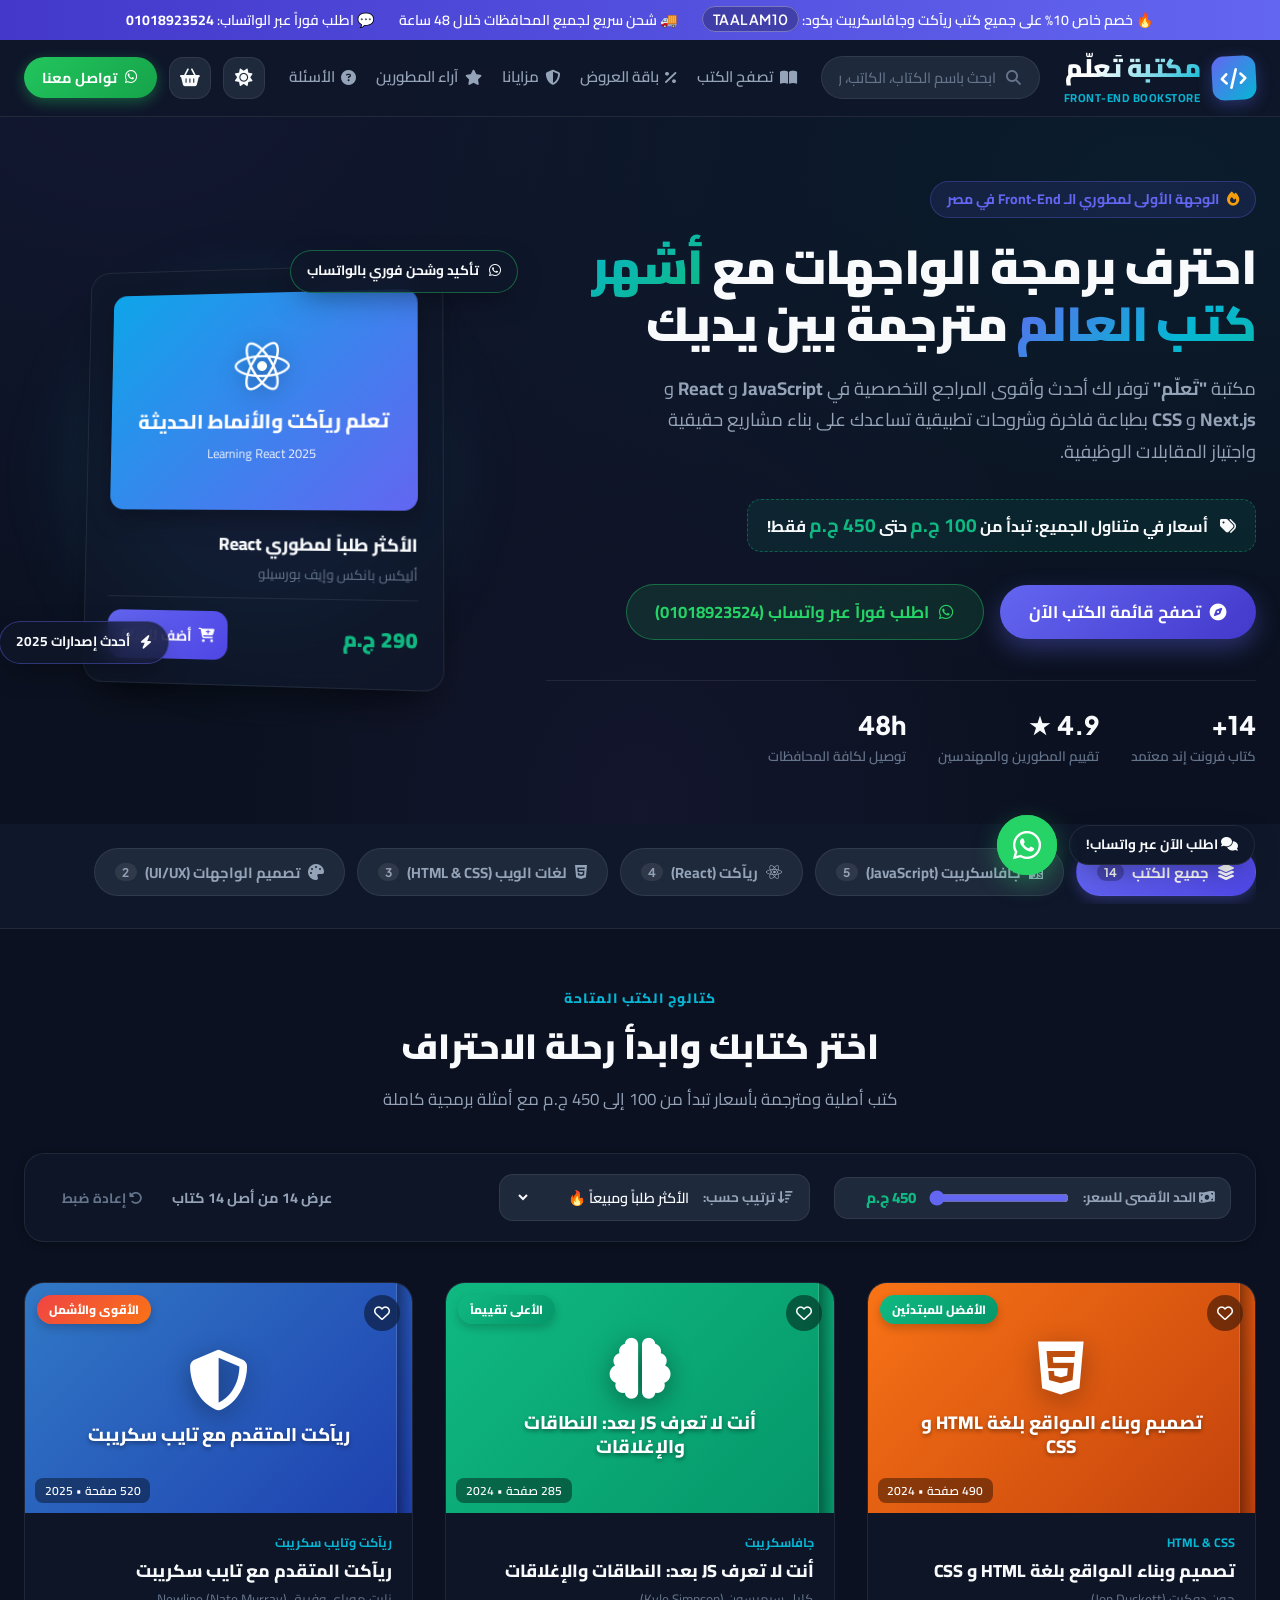
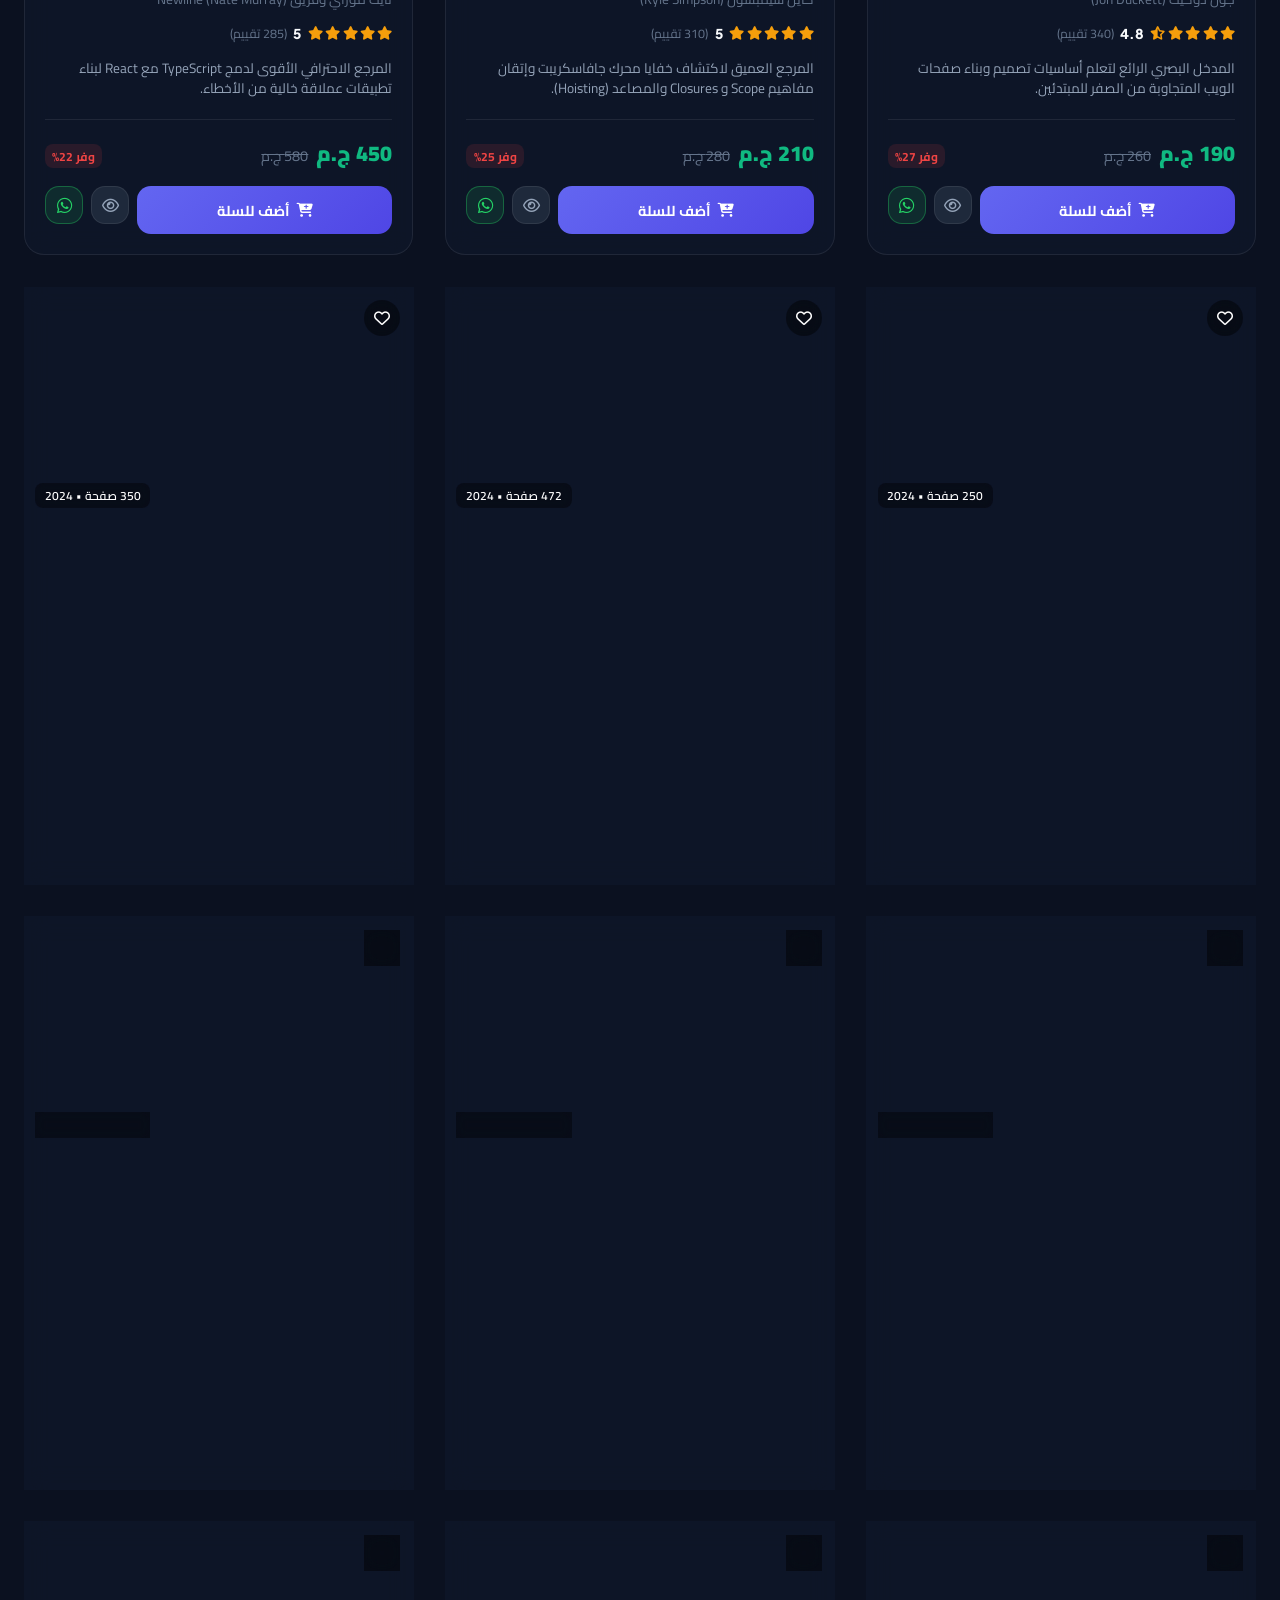
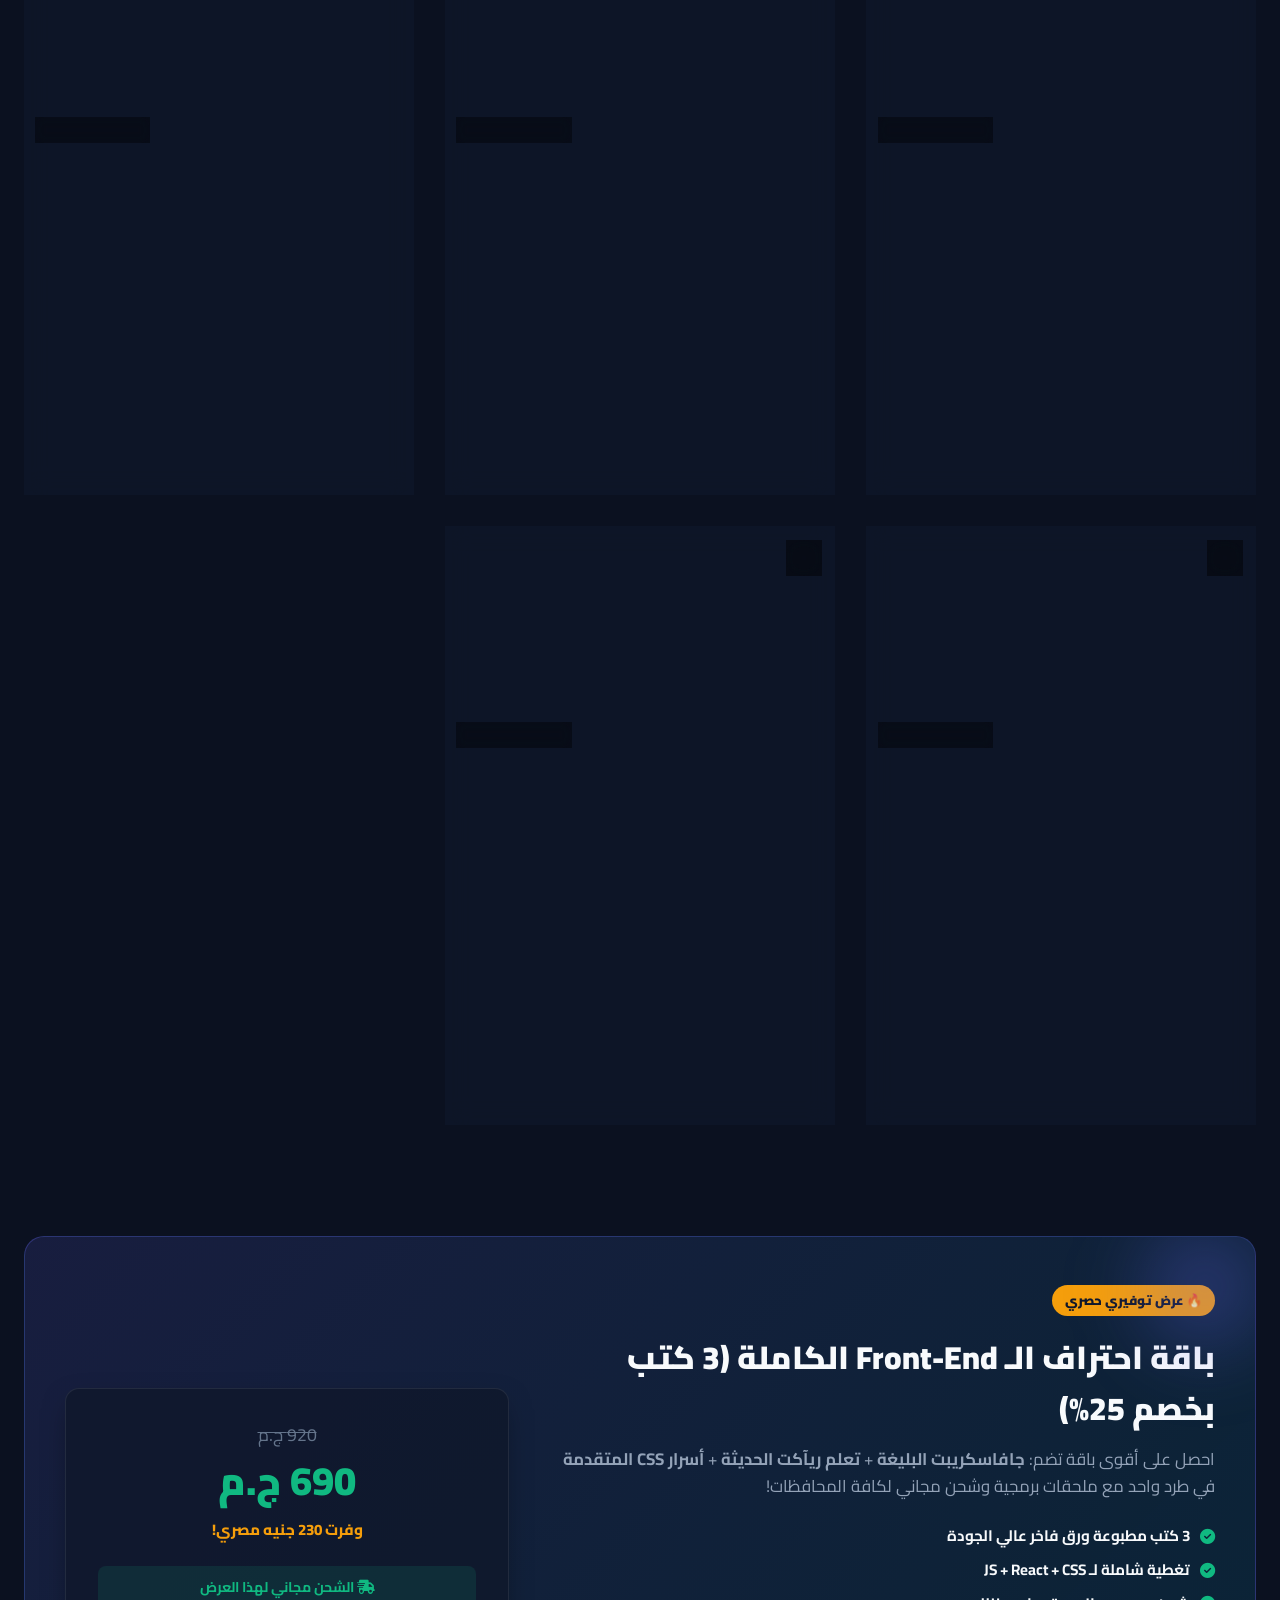
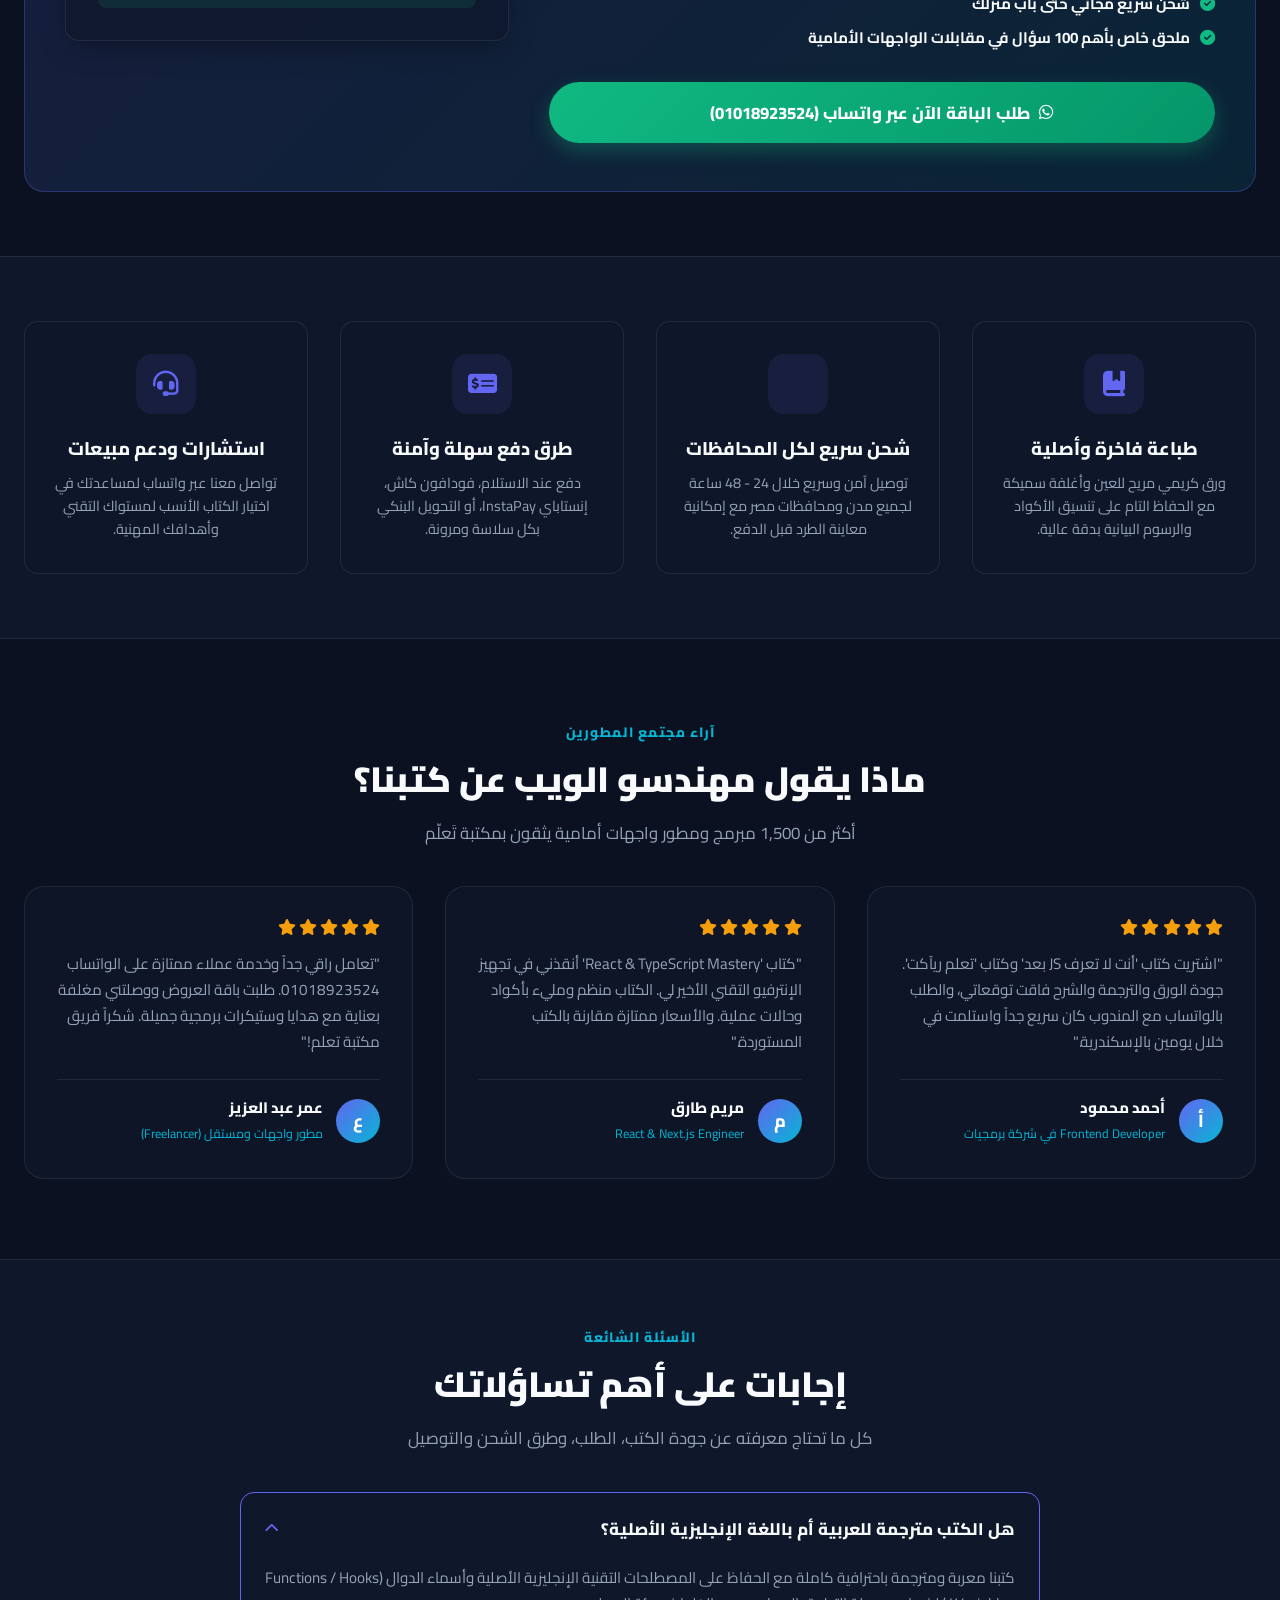
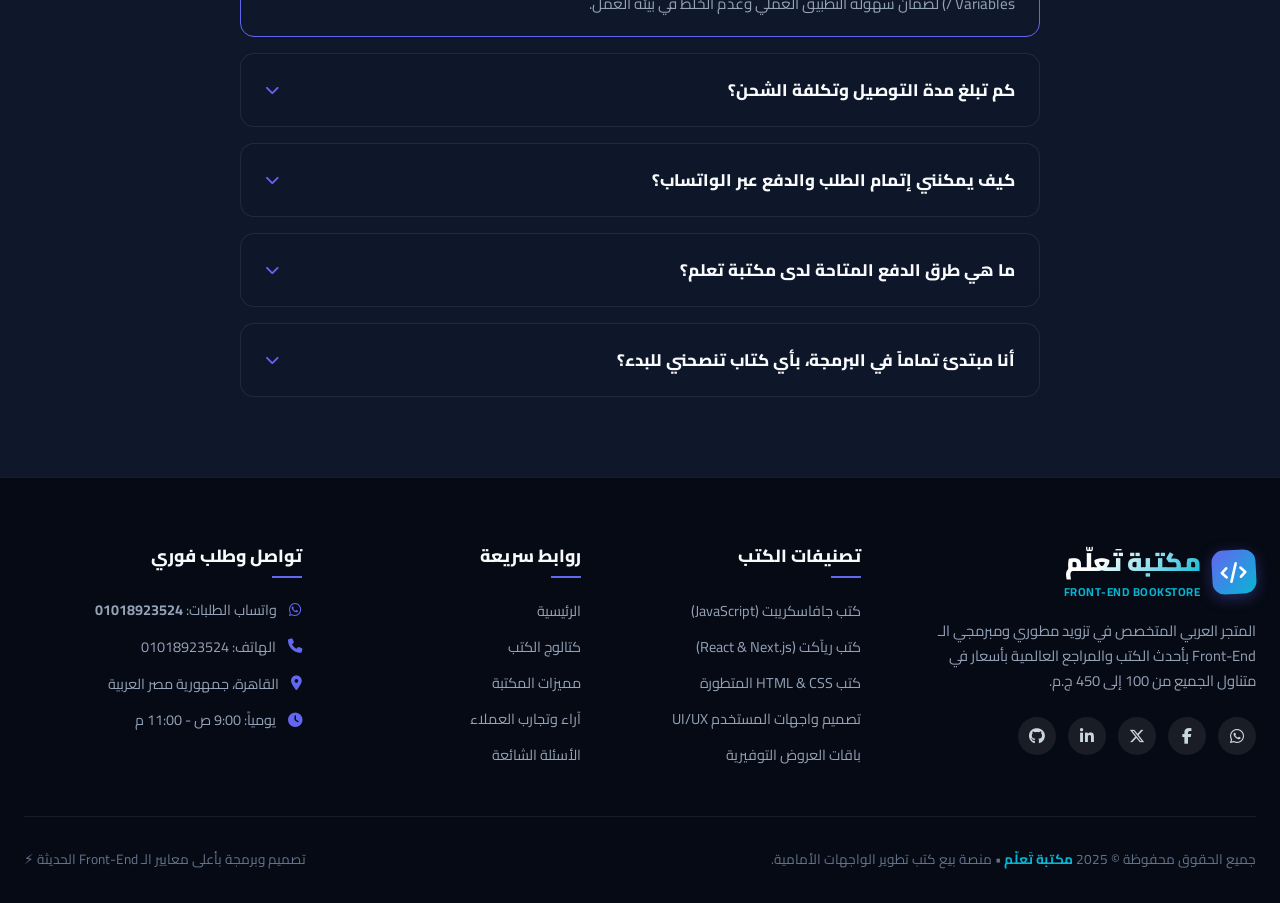
<file: index.html>
<!DOCTYPE html>
<html lang="ar" dir="rtl">
<head>
  <meta charset="UTF-8">
  <meta name="viewport" content="width=device-width, initial-scale=1.0">
  <meta name="description" content="مكتبة تعلّم - أفضل متجر إلكتروني لبيع أشهر كتب تطوير الواجهات الأمامية والـ Front-End وجافاسكريبت وريآكت بأسعار تبدأ من 100 إلى 450 ج.م مع طلب فوري بالواتساب 01018923524.">
  <meta name="keywords" content="كتب برمجة, كتب فرونت إند, كتب ريآكت, كتب جافاسكريبت, Front-End Books, JavaScript, React, كتب HTML CSS, مكتبة تعلم">
  <meta name="theme-color" content="#0b1120">
  
  <title>مكتبة تَعلّم | لبيع أشهر كتب الـ Front-End و JavaScript و React</title>

  <!-- Google Fonts: Cairo & Plus Jakarta Sans -->
  <link rel="preconnect" href="https://fonts.googleapis.com">
  <link rel="preconnect" href="https://fonts.gstatic.com" crossorigin>
  <link href="https://fonts.googleapis.com/css2?family=Cairo:wght@400;600;700;800;900&family=Plus+Jakarta+Sans:wght@500;700;800&display=swap" rel="stylesheet">

  <!-- FontAwesome 6 Icons -->
  <link rel="stylesheet" href="https://cdnjs.cloudflare.com/ajax/libs/font-awesome/6.5.1/css/all.min.css">

  <!-- Favicon -->
  <link rel="icon" type="image/svg+xml" href="assets/favicon.svg">

  <!-- Main Stylesheet -->
  <link rel="stylesheet" href="css/styles.css">
</head>
<body>

  <!-- ==================== الشريط الإعلاني العلوي ==================== -->
  <div class="top-announcement-bar">
    <div class="container">
      <div class="inner-wrap">
        <span>🔥 خصم خاص 10% على جميع كتب ريآكت وجافاسكريبت بكود: <span class="promo-badge-pill">TAALAM10</span></span>
        <span>🚚 شحن سريع لجميع المحافظات خلال 48 ساعة</span>
        <span>💬 اطلب فوراً عبر الواتساب: <strong>01018923524</strong></span>
      </div>
    </div>
  </div>

  <!-- ==================== الهيدر وشريط التنقل ==================== -->
  <header class="site-header">
    <div class="container">
      <nav class="navbar">
        <!-- الشعار -->
        <a href="#hero" class="brand-logo-link">
          <div class="brand-icon-box">
            <i class="fa-solid fa-code"></i>
          </div>
          <div class="brand-text-wrap">
            <span class="brand-title">مكتبة تَعلّم</span>
            <span class="brand-subtitle">Front-End Bookstore</span>
          </div>
        </a>

        <!-- شريط البحث السريع -->
        <div class="header-search-bar">
          <div class="search-input-wrapper">
            <i class="fa-solid fa-magnifying-glass"></i>
            <input type="text" class="search-input-field" placeholder="ابحث باسم الكتاب، الكاتب، ريآكت، جافاسكريبت..." aria-label="بحث في الكتب">
            <button type="button" class="search-clear-btn" title="مسح نص البحث">
              <i class="fa-solid fa-xmark"></i>
            </button>
          </div>
        </div>

        <!-- الروابط الرئيسية -->
        <ul class="header-nav-links">
          <li><a href="#catalog" class="header-nav-link"><i class="fa-solid fa-book-open"></i> تصفح الكتب</a></li>
          <li><a href="#special-bundle" class="header-nav-link"><i class="fa-solid fa-percent"></i> باقة العروض</a></li>
          <li><a href="#features" class="header-nav-link"><i class="fa-solid fa-shield-halved"></i> مزايانا</a></li>
          <li><a href="#reviews" class="header-nav-link"><i class="fa-solid fa-star"></i> آراء المطورين</a></li>
          <li><a href="#faq" class="header-nav-link"><i class="fa-solid fa-circle-question"></i> الأسئلة</a></li>
        </ul>

        <!-- الأزرار والإجراءات -->
        <div class="header-actions-group">
          <!-- زر الوضع الليلي/النهاري -->
          <button type="button" class="icon-action-btn" id="theme-toggle-btn" title="تبديل المظهر">
            <i class="fa-solid fa-sun"></i>
          </button>

          <!-- زر سلة المشتريات -->
          <button type="button" class="icon-action-btn" id="header-cart-btn" title="سلة المشتريات">
            <i class="fa-solid fa-basket-shopping"></i>
            <span class="badge-count" id="cart-count-badge" style="display: none;">0</span>
          </button>

          <!-- زر الواتساب المباشر -->
          <a href="https://wa.me/201018923524?text=مرحباً%20مكتبة%20تعلم،%20أود%20الاستفسار%20عن%20كتب%20الفرونت%20إند%20المتوفرة" target="_blank" class="header-wa-btn">
            <i class="fa-brands fa-whatsapp"></i>
            <span>تواصل معنا</span>
          </a>

          <!-- زر القائمة للهاتف -->
          <button type="button" class="icon-action-btn mobile-menu-trigger" id="mobile-menu-trigger" title="القائمة">
            <i class="fa-solid fa-bars"></i>
          </button>
        </div>
      </nav>
    </div>
  </header>

  <!-- قسم البحث للأجهزة الصغيرة -->
  <div id="mobile-search-section" style="display: none; padding: 1rem 1.5rem; background: var(--bg-secondary); border-bottom: 1px solid var(--border-color);">
    <div class="search-input-wrapper">
      <i class="fa-solid fa-magnifying-glass"></i>
      <input type="text" class="search-input-field" placeholder="ابحث باسم الكتاب، الكاتب، ريآكت، جافاسكريبت...">
      <button type="button" class="search-clear-btn">
        <i class="fa-solid fa-xmark"></i>
      </button>
    </div>
  </div>

  <!-- ==================== قسم الهيرو الترويجي ==================== -->
  <section class="hero-section" id="hero">
    <div class="container">
      <div class="hero-grid">
        <!-- الجانب الأيمن: النصوص والدعوات للإجراء -->
        <div class="hero-text-content">
          <div class="hero-tag">
            <i class="fa-solid fa-fire"></i>
            <span>الوجهة الأولى لمطوري الـ Front-End في مصر</span>
          </div>

          <h1 class="hero-main-title">
            احترف برمجة الواجهات مع
            <span class="hero-gradient-text">أشهر كتب العالم</span>
            مترجمة بين يديك
          </h1>

          <p class="hero-description">
            مكتبة <strong>"تَعلّم"</strong> توفر لك أحدث وأقوى المراجع التخصصية في <strong>JavaScript</strong> و <strong>React</strong> و <strong>Next.js</strong> و <strong>CSS</strong> بطباعة فاخرة وشروحات تطبيقية تساعدك على بناء مشاريع حقيقية واجتياز المقابلات الوظيفية.
          </p>

          <div class="hero-price-callout">
            <i class="fa-solid fa-tags text-emerald-400"></i>
            <span>أسعار في متناول الجميع: تبدأ من <strong>100 ج.م</strong> حتى <strong>450 ج.م</strong> فقط!</span>
          </div>

          <div class="hero-buttons-wrap">
            <a href="#catalog" class="btn-primary-hero">
              <i class="fa-solid fa-compass"></i>
              <span>تصفح قائمة الكتب الآن</span>
            </a>
            <a href="https://wa.me/201018923524?text=مرحباً%20مكتبة%20تعلم،%20أريد%20الطلب%20مباشرة%20عبر%20الواتساب" target="_blank" class="btn-wa-hero">
              <i class="fa-brands fa-whatsapp"></i>
              <span>اطلب فوراً عبر واتساب (01018923524)</span>
            </a>
          </div>

          <div class="hero-stats-row">
            <div class="hero-stat-item">
              <span class="hero-stat-num">14+</span>
              <span class="hero-stat-label">كتاب فرونت إند معتمد</span>
            </div>
            <div class="hero-stat-item">
              <span class="hero-stat-num">4.9 ★</span>
              <span class="hero-stat-label">تقييم المطورين والمهندسين</span>
            </div>
            <div class="hero-stat-item">
              <span class="hero-stat-num">48h</span>
              <span class="hero-stat-label">توصيل لكافة المحافظات</span>
            </div>
          </div>
        </div>

        <!-- الجانب الأيسر: العرض التفاعلي للكتب -->
        <div class="hero-visual-showcase">
          <div class="showcase-glow-circle"></div>
          
          <div class="floating-badge fb-1">
            <i class="fa-brands fa-whatsapp text-emerald-400"></i>
            <span>تأكيد وشحن فوري بالواتساب</span>
          </div>

          <div class="hero-floating-card">
            <div class="hero-book-preview-top">
              <i class="fa-brands fa-react"></i>
              <h3>تعلم ريآكت والأنماط الحديثة</h3>
              <span style="font-size: 0.8rem; opacity: 0.9; margin-top: 0.4rem;">Learning React 2025</span>
            </div>
            <div class="hero-floating-card-body">
              <div class="hfc-title">الأكثر طلباً لمطوري React</div>
              <div class="hfc-author">أليكس بانكس وإيف بورسيلو</div>
              <div class="hfc-price-row">
                <span class="hfc-price">290 ج.م</span>
                <button type="button" class="btn-add-cart" onclick="window.cartManager.addToCart(4)">
                  <i class="fa-solid fa-cart-plus"></i> أضف للسلة
                </button>
              </div>
            </div>
          </div>

          <div class="floating-badge fb-2">
            <i class="fa-solid fa-bolt text-indigo-400"></i>
            <span>أحدث إصدارات 2025</span>
          </div>
        </div>
      </div>
    </div>
  </section>  <!-- ==================== شريط تصنيفات الكتب السريع ==================== -->
  <section class="categories-bar-section">
    <div class="container">
      <div class="categories-scroll-wrap" id="categories-pills-container">
        <!-- يتم رسم التصنيفات ديناميكياً من JavaScript -->
      </div>
    </div>
  </section>

  <!-- ==================== قسم متجر الكتب والفلترة ==================== -->
  <section class="catalog-section" id="catalog">
    <div class="container">
      <div class="section-header-block">
        <span class="section-tag">كتالوج الكتب المتاحة</span>
        <h2 class="section-title">اختر كتابك وابدأ رحلة الاحتراف</h2>
        <p class="section-subtitle">كتب أصلية ومترجمة بأسعار تبدأ من 100 إلى 450 ج.م مع أمثلة برمجية كاملة</p>
      </div>

      <!-- لوحة التحكم بالفلاتر والفرز -->
      <div class="filter-controls-panel">
        <div class="filter-left-tools">
          <!-- فلتر شريط السعر -->
          <div class="price-filter-box">
            <label for="price-filter-slider"><i class="fa-solid fa-money-bill-wave text-emerald-400"></i> الحد الأقصى للسعر:</label>
            <input type="range" id="price-filter-slider" class="price-slider-input" min="100" max="450" step="10" value="450">
            <span class="price-slider-value" id="price-filter-display">450 ج.م</span>
          </div>

          <!-- قائمة الفرز والترتيب -->
          <div class="sort-select-box">
            <label for="sort-select"><i class="fa-solid fa-arrow-down-wide-short text-indigo-400"></i> ترتيب حسب:</label>
            <select id="sort-select">
              <option value="popular">الأكثر طلباً ومبيعاً 🔥</option>
              <option value="price-asc">السعر: من الأقل للأعلى 💵</option>
              <option value="price-desc">السعر: من الأعلى للأقل 💎</option>
              <option value="rating">أعلى تقييم ⭐</option>
              <option value="newest">الأحدث إصداراً 2025 ⚡</option>
            </select>
          </div>
        </div>

        <div class="filter-right-tools">
          <span class="results-count-text" id="results-count-text">عرض 14 كتاب</span>
          <button type="button" class="reset-filter-btn" onclick="resetAllFilters()" title="إعادة ضبط الفلاتر">
            <i class="fa-solid fa-rotate-left"></i> إعادة ضبط
          </button>
        </div>
      </div>

      <!-- شبكة بطاقات الكتب -->
      <div class="books-grid" id="books-grid-container">
        <!-- يتم رسم بطاقات الكتب ديناميكياً من JavaScript -->
      </div>
    </div>
  </section>

  <!-- ==================== قسم باقة العروض الخاصة ==================== -->
  <section class="bundle-banner-section" id="special-bundle">
    <div class="container">
      <div class="bundle-box">
        <div class="bundle-info-side">
          <span class="bundle-tag">🔥 عرض توفيري حصري</span>
          <h3 class="bundle-title">باقة احتراف الـ Front-End الكاملة (3 كتب بخصم 25%)</h3>
          <p class="bundle-desc">
            احصل على أقوى باقة تضم: <strong>جافاسكريبت البليغة</strong> + <strong>تعلم ريآكت الحديثة</strong> + <strong>أسرار CSS المتقدمة</strong> في طرد واحد مع ملحقات برمجية وشحن مجاني لكافة المحافظات!
          </p>

          <ul class="bundle-perks">
            <li><i class="fa-solid fa-circle-check"></i> 3 كتب مطبوعة ورق فاخر عالي الجودة</li>
            <li><i class="fa-solid fa-circle-check"></i> تغطية شاملة لـ JS + React + CSS</li>
            <li><i class="fa-solid fa-circle-check"></i> شحن سريع مجاني حتى باب منزلك</li>
            <li><i class="fa-solid fa-circle-check"></i> ملحق خاص بأهم 100 سؤال في مقابلات الواجهات الأمامية</li>
          </ul>

          <button type="button" class="btn-order-bundle" onclick="orderSpecialBundle()">
            <i class="fa-brands fa-whatsapp"></i>
            <span>طلب الباقة الآن عبر واتساب (01018923524)</span>
          </button>
        </div>

        <div class="bundle-card-display">
          <div class="bundle-price-wrap">
            <span class="bundle-old-price">920 ج.م</span>
            <span class="bundle-current-price">690 ج.م</span>
            <div style="color: var(--accent-amber); font-weight: 800; font-size: 0.95rem; margin-top: 0.3rem;">وفرت 230 جنيه مصري!</div>
          </div>
          <div style="background: rgba(16, 185, 129, 0.12); padding: 0.6rem; border-radius: var(--radius-sm); color: var(--accent-emerald); font-weight: 700; font-size: 0.88rem;">
            <i class="fa-solid fa-truck-fast"></i> الشحن مجاني لهذا العرض
          </div>
        </div>
      </div>
    </div>
  </section>

  <!-- ==================== قسم مميزات مكتبة تعلم ==================== -->
  <section class="features-section" id="features">
    <div class="container">
      <div class="features-grid">
        <div class="feature-card">
          <div class="feature-icon-wrap">
            <i class="fa-solid fa-book-bookmark"></i>
          </div>
          <h4>طباعة فاخرة وأصلية</h4>
          <p>ورق كريمي مريح للعين وأغلفة سميكة مع الحفاظ التام على تنسيق الأكواد والرسوم البيانية بدقة عالية.</p>
        </div>

        <div class="feature-card">
          <div class="feature-icon-wrap">
            <i class="fa-solid fa-truck-bolt"></i>
          </div>
          <h4>شحن سريع لكل المحافظات</h4>
          <p>توصيل آمن وسريع خلال 24 - 48 ساعة لجميع مدن ومحافظات مصر مع إمكانية معاينة الطرد قبل الدفع.</p>
        </div>

        <div class="feature-card">
          <div class="feature-icon-wrap">
            <i class="fa-solid fa-money-check-dollar"></i>
          </div>
          <h4>طرق دفع سهلة وآمنة</h4>
          <p>دفع عند الاستلام، فودافون كاش، إنستاباي InstaPay، أو التحويل البنكي بكل سلاسة ومرونة.</p>
        </div>

        <div class="feature-card">
          <div class="feature-icon-wrap">
            <i class="fa-solid fa-headset"></i>
          </div>
          <h4>استشارات ودعم مبيعات</h4>
          <p>تواصل معنا عبر واتساب لمساعدتك في اختيار الكتاب الأنسب لمستواك التقني وأهدافك المهنية.</p>
        </div>
      </div>
    </div>
  </section>

  <!-- ==================== قسم آراء وتقييمات المطورين ==================== -->
  <section class="reviews-section" id="reviews">
    <div class="container">
      <div class="section-header-block">
        <span class="section-tag">آراء مجتمع المطورين</span>
        <h2 class="section-title">ماذا يقول مهندسو الويب عن كتبنا؟</h2>
        <p class="section-subtitle">أكثر من 1,500 مبرمج ومطور واجهات أمامية يثقون بمكتبة تَعلّم</p>
      </div>

      <div class="reviews-grid">
        <div class="review-card">
          <div class="review-stars">
            <i class="fa-solid fa-star"></i><i class="fa-solid fa-star"></i><i class="fa-solid fa-star"></i><i class="fa-solid fa-star"></i><i class="fa-solid fa-star"></i>
          </div>
          <p class="review-text">
            "اشتريت كتاب 'أنت لا تعرف JS بعد' وكتاب 'تعلم ريآكت'. جودة الورق والترجمة والشرح فاقت توقعاتي، والطلب بالواتساب مع المندوب كان سريع جداً واستلمت في خلال يومين بالإسكندرية."
          </p>
          <div class="review-user-info">
            <div class="review-avatar">أ</div>
            <div class="review-user-details">
              <h5>أحمد محمود</h5>
              <span>Frontend Developer في شركة برمجيات</span>
            </div>
          </div>
        </div>

        <div class="review-card">
          <div class="review-stars">
            <i class="fa-solid fa-star"></i><i class="fa-solid fa-star"></i><i class="fa-solid fa-star"></i><i class="fa-solid fa-star"></i><i class="fa-solid fa-star"></i>
          </div>
          <p class="review-text">
            "كتاب 'React & TypeScript Mastery' أنقذني في تجهيز الإنترفيو التقني الأخير لي. الكتاب منظم ومليء بأكواد وحالات عملية. والأسعار ممتازة مقارنة بالكتب المستوردة."
          </p>
          <div class="review-user-info">
            <div class="review-avatar">م</div>
            <div class="review-user-details">
              <h5>مريم طارق</h5>
              <span>React & Next.js Engineer</span>
            </div>
          </div>
        </div>

        <div class="review-card">
          <div class="review-stars">
            <i class="fa-solid fa-star"></i><i class="fa-solid fa-star"></i><i class="fa-solid fa-star"></i><i class="fa-solid fa-star"></i><i class="fa-solid fa-star"></i>
          </div>
          <p class="review-text">
            "تعامل راقي جداً وخدمة عملاء ممتازة على الواتساب 01018923524. طلبت باقة العروض ووصلتني مغلفة بعناية مع هدايا وستيكرات برمجية جميلة. شكراً فريق مكتبة تعلم!"
          </p>
          <div class="review-user-info">
            <div class="review-avatar">ع</div>
            <div class="review-user-details">
              <h5>عمر عبد العزيز</h5>
              <span>مطور واجهات ومستقل (Freelancer)</span>
            </div>
          </div>
        </div>
      </div>
    </div>
  </section>  <!-- ==================== قسم الأسئلة الشائعة ==================== -->
  <section class="faq-section" id="faq">
    <div class="container">
      <div class="section-header-block">
        <span class="section-tag">الأسئلة الشائعة</span>
        <h2 class="section-title">إجابات على أهم تساؤلاتك</h2>
        <p class="section-subtitle">كل ما تحتاج معرفته عن جودة الكتب، الطلب، وطرق الشحن والتوصيل</p>
      </div>

      <div class="faq-accordion-wrap">
        <div class="faq-item active">
          <button type="button" class="faq-question-btn">
            <span>هل الكتب مترجمة للعربية أم باللغة الإنجليزية الأصلية؟</span>
            <i class="fa-solid fa-chevron-down faq-icon-arrow"></i>
          </button>
          <div class="faq-answer-content">
            كتبنا معربة ومترجمة باحترافية كاملة مع الحفاظ على المصطلحات التقنية الإنجليزية الأصلية وأسماء الدوال (Functions / Hooks / Variables) لضمان سهولة التطبيق العملي وعدم الخلط في بيئة العمل.
          </div>
        </div>

        <div class="faq-item">
          <button type="button" class="faq-question-btn">
            <span>كم تبلغ مدة التوصيل وتكلفة الشحن؟</span>
            <i class="fa-solid fa-chevron-down faq-icon-arrow"></i>
          </button>
          <div class="faq-answer-content">
            التوصيل يستغرق من 24 إلى 48 ساعة كحد أقصى لجميع محافظات جمهورية مصر العربية. تكلفة الشحن ثابتة 35 ج.م، ويكون الشحن مجانياً تماماً لأي طلب بقيمة 600 ج.م أو أكثر، أو عند طلب باقة العروض التوفيرية.
          </div>
        </div>

        <div class="faq-item">
          <button type="button" class="faq-question-btn">
            <span>كيف يمكنني إتمام الطلب والدفع عبر الواتساب؟</span>
            <i class="fa-solid fa-chevron-down faq-icon-arrow"></i>
          </button>
          <div class="faq-answer-content">
            بكل بساطة! يمكنك إضافة الكتب التي ترغب بها إلى سلة المشتريات والضغط على "إتمام الطلب عبر واتساب"، وسيقوم الموقع بتوليد رسالة منسقة بالكتب وإجمالي السعر، وتوجيهك مباشرة لمحادثة الواتساب على الرقم <strong>01018923524</strong> لتأكيد العنوان وموعد الاستلام.
          </div>
        </div>

        <div class="faq-item">
          <button type="button" class="faq-question-btn">
            <span>ما هي طرق الدفع المتاحة لدى مكتبة تعلم؟</span>
            <i class="fa-solid fa-chevron-down faq-icon-arrow"></i>
          </button>
          <div class="faq-answer-content">
            نوفر لك كافة الطرق المرنة: الدفع نقداً عند استلام ومعاينة الطرد (Cash on Delivery)، الدفع عبر المحافظ الإلكترونية مثل فودافون كاش، الدفع الفوري عبر تطبيق إنستاباي InstaPay، أو التحويل البنكي.
          </div>
        </div>

        <div class="faq-item">
          <button type="button" class="faq-question-btn">
            <span>أنا مبتدئ تماماً في البرمجة، بأي كتاب تنصحني للبدء؟</span>
            <i class="fa-solid fa-chevron-down faq-icon-arrow"></i>
          </button>
          <div class="faq-answer-content">
            ننصحك بالبدء بكتاب <strong>"تصميم وبناء المواقع HTML & CSS" (190 ج.م)</strong> ثم الانتقال إلى <strong>"جافاسكريبت البليغة" (240 ج.م)</strong> أو كتاب <strong>"أساسيات مشاريع الويب للمبتدئين" (120 ج.م)</strong>. كما يمكنك مراسلتنا بالواتساب وسيسعد فريقنا بتقديم نصيحة مخصصة لك.
          </div>
        </div>
      </div>
    </div>
  </section>

  <!-- ==================== الفوتر ==================== -->
  <footer class="site-footer">
    <div class="container">
      <div class="footer-top-grid">
        <div class="footer-col footer-brand-summary">
          <div class="brand-logo-link" style="margin-bottom: 0.5rem;">
            <div class="brand-icon-box">
              <i class="fa-solid fa-code"></i>
            </div>
            <div class="brand-text-wrap">
              <span class="brand-title">مكتبة تَعلّم</span>
              <span class="brand-subtitle">Front-End Bookstore</span>
            </div>
          </div>
          <p>
            المتجر العربي المتخصص في تزويد مطوري ومبرمجي الـ Front-End بأحدث الكتب والمراجع العالمية بأسعار في متناول الجميع من 100 إلى 450 ج.م.
          </p>
          <div class="footer-social-links">
            <a href="https://wa.me/201018923524" target="_blank" class="footer-social-btn" title="واتساب"><i class="fa-brands fa-whatsapp"></i></a>
            <a href="#" class="footer-social-btn" title="فيسبوك"><i class="fa-brands fa-facebook-f"></i></a>
            <a href="#" class="footer-social-btn" title="تويتر X"><i class="fa-brands fa-x-twitter"></i></a>
            <a href="#" class="footer-social-btn" title="لينكد إن"><i class="fa-brands fa-linkedin-in"></i></a>
            <a href="#" class="footer-social-btn" title="جيت هاب"><i class="fa-brands fa-github"></i></a>
          </div>
        </div>

        <div class="footer-col">
          <h4>تصنيفات الكتب</h4>
          <ul class="footer-links-list">
            <li><a href="#catalog" onclick="AppState.selectedCategory='javascript'; renderCategoryPills(); applyFilters();">كتب جافاسكريبت (JavaScript)</a></li>
            <li><a href="#catalog" onclick="AppState.selectedCategory='react'; renderCategoryPills(); applyFilters();">كتب ريآكت (React & Next.js)</a></li>
            <li><a href="#catalog" onclick="AppState.selectedCategory='htmlcss'; renderCategoryPills(); applyFilters();">كتب HTML & CSS المتطورة</a></li>
            <li><a href="#catalog" onclick="AppState.selectedCategory='uiux'; renderCategoryPills(); applyFilters();">تصميم واجهات المستخدم UI/UX</a></li>
            <li><a href="#special-bundle">باقات العروض التوفيرية</a></li>
          </ul>
        </div>

        <div class="footer-col">
          <h4>روابط سريعة</h4>
          <ul class="footer-links-list">
            <li><a href="#hero">الرئيسية</a></li>
            <li><a href="#catalog">كتالوج الكتب</a></li>
            <li><a href="#features">مميزات المكتبة</a></li>
            <li><a href="#reviews">آراء وتجارب العملاء</a></li>
            <li><a href="#faq">الأسئلة الشائعة</a></li>
          </ul>
        </div>

        <div class="footer-col">
          <h4>تواصل وطلب فوري</h4>
          <ul class="footer-contact-items">
            <li>
              <i class="fa-brands fa-whatsapp text-emerald-400"></i>
              <span>واتساب الطلبات: <strong>01018923524</strong></span>
            </li>
            <li>
              <i class="fa-solid fa-phone"></i>
              <span>الهاتف: 01018923524</span>
            </li>
            <li>
              <i class="fa-solid fa-location-dot"></i>
              <span>القاهرة، جمهورية مصر العربية</span>
            </li>
            <li>
              <i class="fa-solid fa-clock"></i>
              <span>يومياً: 9:00 ص - 11:00 م</span>
            </li>
          </ul>
        </div>
      </div>

      <div class="footer-bottom-bar">
        <div>
          جميع الحقوق محفوظة &copy; 2025 <strong>مكتبة تَعلّم</strong> • منصة بيع كتب تطوير الواجهات الأمامية.
        </div>
        <div>
          تصميم وبرمجة بأعلى معايير الـ Front-End الحديثة ⚡
        </div>
      </div>
    </div>
  </footer>

  <!-- ==================== سلة المشتريات المنزلقة (Cart Drawer) ==================== -->
  <div class="cart-drawer-overlay" id="cart-drawer-overlay">
    <div class="cart-drawer" id="cart-drawer">
      <div class="cart-drawer-header">
        <div class="cart-drawer-title-wrap">
          <i class="fa-solid fa-basket-shopping text-indigo-400"></i>
          <span>سلة مشترياتك</span>
        </div>
        <button type="button" class="cart-close-btn" id="cart-drawer-close-btn" title="إغلاق السلة">
          <i class="fa-solid fa-xmark"></i>
        </button>
      </div>

      <!-- شريط الشحن المجاني -->
      <div class="free-shipping-box-container" id="free-shipping-progress-box"></div>

      <!-- قائمة الكتب بالسلة -->
      <div class="cart-drawer-items-list" id="cart-drawer-items"></div>

      <!-- حالة السلة فارغة -->
      <div class="cart-drawer-empty-state" id="cart-drawer-empty">
        <i class="fa-solid fa-basket-shopping"></i>
        <h4>سلة مشترياتك فارغة حالياً</h4>
        <p>تصفح كتب ريآكت وجافاسكريبت وأضف مراجعك المفضلة لبدء التعلم.</p>
        <button type="button" class="btn-primary-hero" style="margin-top: 1.5rem;" onclick="toggleCartDrawer(false)">
          <i class="fa-solid fa-book"></i>
          <span>تصفح الكتب الآن</span>
        </button>
      </div>

      <!-- ملخص السلة والدفع -->
      <div class="cart-drawer-footer" id="cart-drawer-summary" style="display: none;">
        <!-- كود الخصم -->
        <div class="promo-code-wrap">
          <form id="promo-form" class="promo-form-group">
            <input type="text" id="promo-code-input" class="promo-input" placeholder="كود الخصم (مثال: TAALAM10)">
            <button type="submit" class="promo-apply-btn">تطبيق</button>
          </form>
          <div id="applied-promo-tag" style="display: none;"></div>
        </div>

        <div class="cart-summary-rows">
          <div class="cart-summary-row">
            <span>المجموع الفرعي:</span>
            <span id="cart-summary-subtotal">0 ج.م</span>
          </div>
          <div class="cart-summary-row" id="cart-summary-discount-row" style="display: none; color: #ef4444;">
            <span id="cart-summary-discount-label">الخصم:</span>
            <span id="cart-summary-discount">-0 ج.م</span>
          </div>
          <div class="cart-summary-row">
            <span>الشحن والتوصيل:</span>
            <span id="cart-summary-shipping">35 ج.م</span>
          </div>
          <div class="cart-summary-row total-row">
            <span>الإجمالي النهائي المطلوب:</span>
            <span class="total-amount" id="cart-summary-total">0 ج.م</span>
          </div>
        </div>

        <div class="cart-checkout-actions">
          <button type="button" class="btn-whatsapp-checkout" id="cart-wa-checkout-btn">
            <i class="fa-brands fa-whatsapp"></i>
            <span>إتمام الطلب فوراً عبر واتساب (01018923524)</span>
          </button>
          <button type="button" class="btn-checkout-modal-trigger" onclick="openCheckoutModal()">
            <i class="fa-solid fa-file-invoice"></i>
            <span>إدخال بيانات التوصيل والعنوان</span>
          </button>
        </div>
      </div>
    </div>
  </div>

  <!-- ==================== نافذة المعاينة السريعة للكتاب ==================== -->
  <div class="modal-overlay" id="quick-view-modal">
    <div class="modal-card">
      <button type="button" class="modal-close-btn" onclick="closeQuickViewModal()" title="إغلاق">
        <i class="fa-solid fa-xmark"></i>
      </button>
      <div id="quick-view-modal-content"></div>
    </div>
  </div>

  <!-- ==================== نافذة إتمام الطلب وإدخال العنوان ==================== -->
  <div class="modal-overlay" id="checkout-modal">
    <div class="modal-card" style="max-width: 600px;">
      <button type="button" class="modal-close-btn" onclick="closeCheckoutModal()" title="إغلاق">
        <i class="fa-solid fa-xmark"></i>
      </button>
      <div class="checkout-modal-content">
        <div class="checkout-modal-header">
          <h3><i class="fa-solid fa-truck-ramp-box text-indigo-400"></i> بيانات الشحن وتأكيد الطلب</h3>
          <p style="color: var(--text-secondary); font-size: 0.9rem;">
            أدخل عنوانك لتوليد الفاتورة وإرسال تفاصيل الشحن مباشرة لرقم الواتساب <strong>01018923524</strong>
          </p>
        </div>

        <form id="direct-checkout-form">
          <div class="checkout-form-grid">
            <div class="form-group-item">
              <label for="checkout-name">الاسم بالكامل *</label>
              <input type="text" id="checkout-name" required placeholder="أحمد محمد علي">
            </div>

            <div class="form-group-item">
              <label for="checkout-phone">رقم الهاتف (واتساب) *</label>
              <input type="tel" id="checkout-phone" required placeholder="01012345678">
            </div>

            <div class="form-group-item">
              <label for="checkout-city">المحافظة *</label>
              <select id="checkout-city" required>
                <option value="القاهرة">القاهرة</option>
                <option value="الجيزة">الجيزة</option>
                <option value="الإسكندرية">الإسكندرية</option>
                <option value="الدقهلية">الدقهلية (المنصورة)</option>
                <option value="الشرقية">الشرقية (الزقازيق)</option>
                <option value="القليوبية">القليوبية</option>
                <option value="الغربية">الغربية (طنطا)</option>
                <option value="المنوفية">المنوفية</option>
                <option value="البحيرة">البحيرة</option>
                <option value="كفر الشيخ">كفر الشيخ</option>
                <option value="دمياط">دمياط</option>
                <option value="بورسعيد">بورسعيد</option>
                <option value="الإسماعيلية">الإسماعيلية</option>
                <option value="السويس">السويس</option>
                <option value="بني سويف">بني سويف</option>
                <option value="الفيوم">الفيوم</option>
                <option value="المنيا">المنيا</option>
                <option value="أسيوط">أسيوط</option>
                <option value="سوهاج">سوهاج</option>
                <option value="قنا">قنا</option>
                <option value="الأقصر">الأقصر</option>
                <option value="أسوان">أسوان</option>
                <option value="البحر الأحمر">البحر الأحمر</option>
                <option value="شمال/جنوب سيناء">سيناء</option>
                <option value="مطروح">مطروح</option>
              </select>
            </div>

            <div class="form-group-item">
              <label for="checkout-payment">طريقة الدفع المفضلة</label>
              <select id="checkout-payment">
                <option value="الدفع نقداً عند الاستلام">الدفع نقداً عند الاستلام (COD)</option>
                <option value="إنستاباي InstaPay">إنستاباي (InstaPay)</option>
                <option value="محفظة فودافون كاش">محفظة فودافون كاش</option>
                <option value="تحويل بنكي">تحويل بنكي</option>
              </select>
            </div>

            <div class="form-group-item form-full-col">
              <label for="checkout-address">العنوان التفصيلي (الشارع، رقم العمارة، علامة مميزة) *</label>
              <input type="text" id="checkout-address" required placeholder="مثال: شارع مصطفى النحاس، عمارة 12، بجوار صيدلية...">
            </div>

            <div class="form-group-item form-full-col">
              <label for="checkout-notes">ملاحظات أو مواعيد مفضلة للاستلام (اختياري)</label>
              <textarea id="checkout-notes" rows="2" placeholder="أي تفاصيل ترغب بإبلاغ المندوب بها..."></textarea>
            </div>
          </div>

          <button type="submit" class="btn-whatsapp-checkout">
            <i class="fa-brands fa-whatsapp"></i>
            <span>تأكيد الطلب وإرسال الفاتورة بالواتساب</span>
          </button>
        </form>
      </div>
    </div>
  </div>

  <!-- ==================== الزر العائم للتواصل الفوري بالواتساب ==================== -->
  <div class="floating-whatsapp-wrap">
    <div class="wa-chat-bubble-tip">
      <i class="fa-solid fa-comments text-emerald-400"></i> اطلب الآن عبر واتساب!
    </div>
    <a href="https://wa.me/201018923524?text=مرحباً%20مكتبة%20تعلم%20📚،%20أريد%20الاستفسار%20عن%20كتب%20الـ%20Front-End%20المتاحة" target="_blank" class="floating-wa-btn" title="تواصل مباشرة عبر واتساب 01018923524">
      <i class="fa-brands fa-whatsapp"></i>
    </a>
  </div>

  <!-- حاوية إشعارات التوست -->
  <div class="toast-container" id="toast-container"></div>

  <!-- ملفات الجافاسكريبت المنظمة -->
  <script src="js/books-data.js"></script>
  <script src="js/cart.js"></script>
  <script src="js/app.js"></script>
</body>
</html>
</file>
<file: css/styles.css>
﻿/* ==========================================================
   مكتبة تَعلّم - Ta'allam Modern Frontend Bookstore
   التصميم العصري الاحترافي المتجاوب مع دعم الوضع الليلي والفاتح
   ========================================================== */

:root {
  /* الخطوط */
  --font-arabic: 'Cairo', system-ui, -apple-system, sans-serif;
  --font-english: 'Plus Jakarta Sans', system-ui, sans-serif;

  /* لوحة الألوان الأساسية (Dark Theme By Default) */
  --bg-primary: #0b1120;
  --bg-secondary: #0f172a;
  --bg-card: rgba(15, 23, 42, 0.75);
  --bg-card-hover: rgba(30, 41, 59, 0.85);
  --bg-input: #1e293b;
  --bg-glass: rgba(15, 23, 42, 0.8);

  --text-primary: #f8fafc;
  --text-secondary: #94a3b8;
  --text-muted: #64748b;
  
  --border-color: rgba(255, 255, 255, 0.08);
  --border-color-hover: rgba(99, 102, 241, 0.4);

  /* ألوان التمييز والتفاعل */
  --primary: #6366f1;
  --primary-hover: #4f46e5;
  --primary-glow: rgba(99, 102, 241, 0.35);

  --accent-cyan: #06b6d4;
  --accent-cyan-glow: rgba(6, 182, 212, 0.3);

  --accent-emerald: #10b981;
  --accent-amber: #f59e0b;
  --accent-rose: #f43f5e;

  --whatsapp-color: #25d366;
  --whatsapp-hover: #1ebd5b;
  --whatsapp-glow: rgba(37, 211, 102, 0.35);

  /* الظلال */
  --shadow-sm: 0 2px 8px rgba(0, 0, 0, 0.25);
  --shadow-md: 0 10px 30px -10px rgba(0, 0, 0, 0.5);
  --shadow-lg: 0 20px 40px -15px rgba(0, 0, 0, 0.7);
  --shadow-glow: 0 0 30px var(--primary-glow);

  /* الانتقالات */
  --transition-fast: 0.18s cubic-bezier(0.4, 0, 0.2, 1);
  --transition-normal: 0.3s cubic-bezier(0.4, 0, 0.2, 1);
  --transition-slow: 0.5s cubic-bezier(0.16, 1, 0.3, 1);

  --radius-sm: 8px;
  --radius-md: 14px;
  --radius-lg: 20px;
  --radius-full: 9999px;
}

body.light-theme {
  --bg-primary: #f8fafc;
  --bg-secondary: #ffffff;
  --bg-card: rgba(255, 255, 255, 0.9);
  --bg-card-hover: #ffffff;
  --bg-input: #f1f5f9;
  --bg-glass: rgba(255, 255, 255, 0.85);

  --text-primary: #0f172a;
  --text-secondary: #475569;
  --text-muted: #94a3b8;

  --border-color: rgba(0, 0, 0, 0.08);
  --border-color-hover: rgba(99, 102, 241, 0.5);

  --shadow-sm: 0 2px 8px rgba(0, 0, 0, 0.05);
  --shadow-md: 0 10px 30px -10px rgba(0, 0, 0, 0.1);
  --shadow-lg: 0 20px 40px -15px rgba(0, 0, 0, 0.15);
}

* {
  margin: 0;
  padding: 0;
  box-sizing: border-box;
}

html {
  scroll-behavior: smooth;
  direction: rtl;
  font-family: var(--font-arabic);
  background-color: var(--bg-primary);
  color: var(--text-primary);
}

body {
  min-height: 100vh;
  line-height: 1.6;
  overflow-x: hidden;
  position: relative;
  background-color: var(--bg-primary);
  background-image: 
    radial-gradient(at 10% 10%, rgba(99, 102, 241, 0.08) 0px, transparent 50%),
    radial-gradient(at 90% 20%, rgba(6, 182, 212, 0.07) 0px, transparent 50%),
    radial-gradient(at 50% 90%, rgba(139, 92, 246, 0.06) 0px, transparent 50%);
  background-attachment: fixed;
  transition: background-color var(--transition-normal), color var(--transition-normal);
}

a {
  color: inherit;
  text-decoration: none;
}

button, input, select, textarea {
  font-family: inherit;
  border: none;
  outline: none;
  background: transparent;
}

button {
  cursor: pointer;
}

.container {
  width: 100%;
  max-width: 1280px;
  margin: 0 auto;
  padding: 0 1.5rem;
}

.top-announcement-bar {
  background: linear-gradient(90deg, #4338ca, #6366f1, #06b6d4, #10b981);
  background-size: 300% 300%;
  animation: gradientShift 8s ease infinite;
  color: #ffffff;
  padding: 0.5rem 1rem;
  font-size: 0.88rem;
  font-weight: 600;
  text-align: center;
  position: relative;
  z-index: 60;
}

.top-announcement-bar .inner-wrap {
  display: flex;
  align-items: center;
  justify-content: center;
  gap: 1.5rem;
  flex-wrap: wrap;
}

.promo-badge-pill {
  background: rgba(0, 0, 0, 0.25);
  padding: 0.2rem 0.6rem;
  border-radius: var(--radius-full);
  font-family: var(--font-english);
  letter-spacing: 0.5px;
  border: 1px solid rgba(255, 255, 255, 0.3);
}

@keyframes gradientShift {
  0% { background-position: 0% 50%; }
  50% { background-position: 100% 50%; }
  100% { background-position: 0% 50%; }
}

.site-header {
  position: sticky;
  top: 0;
  z-index: 50;
  background: var(--bg-glass);
  backdrop-filter: blur(16px);
  -webkit-backdrop-filter: blur(16px);
  border-bottom: 1px solid var(--border-color);
  transition: all var(--transition-normal);
}

.navbar {
  display: flex;
  align-items: center;
  justify-content: space-between;
  height: 76px;
  gap: 1.5rem;
}

.brand-logo-link {
  display: flex;
  align-items: center;
  gap: 0.75rem;
  text-decoration: none;
  flex-shrink: 0;
}

.brand-icon-box {
  width: 44px;
  height: 44px;
  background: linear-gradient(135deg, var(--primary) 0%, var(--accent-cyan) 100%);
  border-radius: 12px;
  display: flex;
  align-items: center;
  justify-content: center;
  color: #ffffff;
  font-size: 1.3rem;
  box-shadow: 0 4px 15px var(--primary-glow);
  transform: rotate(-3deg);
  transition: transform var(--transition-fast);
}

.brand-logo-link:hover .brand-icon-box {
  transform: rotate(0deg) scale(1.05);
}

.brand-text-wrap {
  display: flex;
  flex-direction: column;
}

.brand-title {
  font-size: 1.6rem;
  font-weight: 900;
  letter-spacing: -0.5px;
  background: linear-gradient(135deg, #ffffff 30%, var(--accent-cyan) 100%);
  -webkit-background-clip: text;
  -webkit-text-fill-color: transparent;
}

body.light-theme .brand-title {
  background: linear-gradient(135deg, #0f172a 30%, var(--primary) 100%);
  -webkit-background-clip: text;
  -webkit-text-fill-color: transparent;
}

.brand-subtitle {
  font-size: 0.72rem;
  color: var(--accent-cyan);
  font-weight: 700;
  text-transform: uppercase;
  letter-spacing: 0.5px;
}

.header-search-bar {
  flex: 1;
  max-width: 460px;
  position: relative;
}

.search-input-wrapper {
  position: relative;
  display: flex;
  align-items: center;
  background: var(--bg-input);
  border: 1px solid var(--border-color);
  border-radius: var(--radius-full);
  padding: 0.45rem 1.1rem;
  transition: all var(--transition-fast);
}

.search-input-wrapper:focus-within {
  border-color: var(--primary);
  box-shadow: 0 0 0 3px var(--primary-glow);
  background: var(--bg-secondary);
}

.search-input-wrapper i {
  color: var(--text-muted);
  font-size: 0.95rem;
  margin-left: 0.6rem;
}

.search-input-wrapper input {
  width: 100%;
  color: var(--text-primary);
  font-size: 0.92rem;
  font-weight: 500;
}

.search-input-wrapper input::placeholder {
  color: var(--text-muted);
}

.search-clear-btn {
  color: var(--text-muted);
  font-size: 0.85rem;
  display: none;
  padding: 0.2rem;
}

.search-clear-btn:hover {
  color: var(--accent-rose);
}

.header-nav-links {
  display: flex;
  align-items: center;
  gap: 1.25rem;
  list-style: none;
}

.header-nav-link {
  font-size: 0.95rem;
  font-weight: 600;
  color: var(--text-secondary);
  transition: color var(--transition-fast);
  display: flex;
  align-items: center;
  gap: 0.4rem;
}

.header-nav-link:hover, .header-nav-link.active {
  color: var(--primary);
}

.header-actions-group {
  display: flex;
  align-items: center;
  gap: 0.75rem;
}

.icon-action-btn {
  position: relative;
  width: 42px;
  height: 42px;
  border-radius: var(--radius-md);
  background: var(--bg-input);
  border: 1px solid var(--border-color);
  color: var(--text-primary);
  display: flex;
  align-items: center;
  justify-content: center;
  font-size: 1.1rem;
  transition: all var(--transition-fast);
}

.icon-action-btn:hover {
  background: var(--bg-card-hover);
  border-color: var(--border-color-hover);
  color: var(--primary);
  transform: translateY(-2px);
}

.badge-count {
  position: absolute;
  top: -5px;
  right: -5px;
  background: var(--accent-rose);
  color: #ffffff;
  font-size: 0.72rem;
  font-weight: 700;
  font-family: var(--font-english);
  min-width: 19px;
  height: 19px;
  padding: 0 4px;
  border-radius: var(--radius-full);
  display: inline-flex;
  align-items: center;
  justify-content: center;
  border: 2px solid var(--bg-primary);
}

.header-wa-btn {
  display: inline-flex;
  align-items: center;
  gap: 0.5rem;
  background: linear-gradient(135deg, #22c55e, #16a34a);
  color: #ffffff;
  padding: 0.55rem 1.15rem;
  border-radius: var(--radius-full);
  font-size: 0.9rem;
  font-weight: 700;
  box-shadow: 0 4px 14px var(--whatsapp-glow);
  transition: all var(--transition-fast);
}

.header-wa-btn:hover {
  transform: translateY(-2px);
  box-shadow: 0 6px 20px var(--whatsapp-glow);
  filter: brightness(1.1);
}

.mobile-menu-trigger {
  display: none;
}/* ==========================================================
   قسم الهيرو الترويجي (Hero Section)
   ========================================================== */
.hero-section {
  position: relative;
  padding: 4rem 0 3.5rem;
  overflow: hidden;
}

.hero-grid {
  display: grid;
  grid-template-columns: 1.2fr 0.8fr;
  gap: 3rem;
  align-items: center;
}

.hero-tag {
  display: inline-flex;
  align-items: center;
  gap: 0.5rem;
  background: rgba(99, 102, 241, 0.12);
  border: 1px solid rgba(99, 102, 241, 0.3);
  color: var(--primary);
  padding: 0.4rem 1rem;
  border-radius: var(--radius-full);
  font-size: 0.88rem;
  font-weight: 700;
  margin-bottom: 1.25rem;
}

.hero-tag i {
  color: var(--accent-amber);
}

.hero-main-title {
  font-size: 3rem;
  font-weight: 900;
  line-height: 1.2;
  margin-bottom: 1.25rem;
  letter-spacing: -0.8px;
}

.hero-gradient-text {
  background: linear-gradient(135deg, var(--primary) 0%, var(--accent-cyan) 50%, var(--accent-emerald) 100%);
  -webkit-background-clip: text;
  -webkit-text-fill-color: transparent;
}

.hero-description {
  font-size: 1.15rem;
  color: var(--text-secondary);
  margin-bottom: 2rem;
  max-width: 600px;
  line-height: 1.7;
}

.hero-price-callout {
  display: flex;
  align-items: center;
  gap: 0.75rem;
  background: rgba(16, 185, 129, 0.1);
  border: 1px dashed rgba(16, 185, 129, 0.4);
  padding: 0.65rem 1.2rem;
  border-radius: var(--radius-md);
  margin-bottom: 2rem;
  width: fit-content;
  color: var(--text-primary);
  font-weight: 700;
}

.hero-price-callout strong {
  color: var(--accent-emerald);
  font-size: 1.2rem;
}

.hero-buttons-wrap {
  display: flex;
  align-items: center;
  gap: 1rem;
  flex-wrap: wrap;
  margin-bottom: 2.5rem;
}

.btn-primary-hero {
  background: linear-gradient(135deg, var(--primary) 0%, #4338ca 100%);
  color: #ffffff;
  padding: 0.85rem 1.8rem;
  border-radius: var(--radius-full);
  font-size: 1.05rem;
  font-weight: 700;
  display: inline-flex;
  align-items: center;
  gap: 0.6rem;
  box-shadow: 0 10px 25px var(--primary-glow);
  transition: all var(--transition-fast);
}

.btn-primary-hero:hover {
  transform: translateY(-3px);
  box-shadow: 0 14px 30px var(--primary-glow);
}

.btn-wa-hero {
  background: rgba(37, 211, 102, 0.12);
  border: 1px solid rgba(37, 211, 102, 0.4);
  color: var(--whatsapp-color);
  padding: 0.85rem 1.8rem;
  border-radius: var(--radius-full);
  font-size: 1.05rem;
  font-weight: 700;
  display: inline-flex;
  align-items: center;
  gap: 0.6rem;
  transition: all var(--transition-fast);
}

.btn-wa-hero:hover {
  background: var(--whatsapp-color);
  color: #ffffff;
  transform: translateY(-3px);
  box-shadow: 0 10px 25px var(--whatsapp-glow);
}

.hero-stats-row {
  display: flex;
  align-items: center;
  gap: 2rem;
  padding-top: 1.5rem;
  border-top: 1px solid var(--border-color);
  flex-wrap: wrap;
}

.hero-stat-item {
  display: flex;
  flex-direction: column;
}

.hero-stat-num {
  font-size: 1.6rem;
  font-weight: 900;
  font-family: var(--font-english);
  color: var(--text-primary);
}

.hero-stat-label {
  font-size: 0.85rem;
  color: var(--text-muted);
  font-weight: 600;
}

.hero-visual-showcase {
  position: relative;
  display: flex;
  align-items: center;
  justify-content: center;
}

.showcase-glow-circle {
  position: absolute;
  width: 380px;
  height: 380px;
  background: radial-gradient(circle, var(--primary-glow) 0%, rgba(6, 182, 212, 0.15) 60%, transparent 70%);
  border-radius: 50%;
  filter: blur(40px);
  z-index: 1;
}

.hero-floating-card {
  position: relative;
  z-index: 2;
  background: var(--bg-card);
  backdrop-filter: blur(20px);
  border: 1px solid var(--border-color);
  border-radius: var(--radius-lg);
  padding: 1.5rem;
  box-shadow: var(--shadow-lg);
  width: 100%;
  max-width: 360px;
  transform: perspective(1000px) rotateY(-8deg) rotateX(4deg);
  transition: transform var(--transition-slow);
}

.hero-floating-card:hover {
  transform: perspective(1000px) rotateY(0deg) rotateX(0deg) translateY(-8px);
}

.hero-book-preview-top {
  height: 220px;
  border-radius: var(--radius-md);
  background: linear-gradient(135deg, #0ea5e9 0%, #6366f1 100%);
  display: flex;
  flex-direction: column;
  align-items: center;
  justify-content: center;
  color: #ffffff;
  padding: 1.5rem;
  text-align: center;
  position: relative;
  overflow: hidden;
  box-shadow: 0 10px 25px rgba(0, 0, 0, 0.3);
}

.hero-book-preview-top i {
  font-size: 3.5rem;
  margin-bottom: 0.75rem;
  filter: drop-shadow(0 4px 10px rgba(0, 0, 0, 0.3));
}

.hero-book-preview-top h3 {
  font-size: 1.25rem;
  font-weight: 800;
}

.hero-floating-card-body {
  padding-top: 1.25rem;
}

.hfc-title {
  font-size: 1.1rem;
  font-weight: 800;
  margin-bottom: 0.3rem;
}

.hfc-author {
  font-size: 0.85rem;
  color: var(--text-muted);
  margin-bottom: 0.8rem;
}

.hfc-price-row {
  display: flex;
  align-items: center;
  justify-content: space-between;
  padding-top: 0.8rem;
  border-top: 1px solid var(--border-color);
}

.hfc-price {
  font-size: 1.3rem;
  font-weight: 900;
  color: var(--accent-emerald);
}

.floating-badge {
  position: absolute;
  z-index: 3;
  background: var(--bg-card);
  backdrop-filter: blur(12px);
  border: 1px solid var(--border-color);
  padding: 0.6rem 1rem;
  border-radius: var(--radius-full);
  display: flex;
  align-items: center;
  gap: 0.6rem;
  box-shadow: var(--shadow-md);
  font-size: 0.85rem;
  font-weight: 700;
  animation: floatUpDown 4s ease-in-out infinite;
}

.fb-1 {
  top: -15px;
  right: -20px;
  border-color: rgba(37, 211, 102, 0.4);
}

.fb-2 {
  bottom: 20px;
  left: -25px;
  animation-delay: 2s;
  border-color: rgba(99, 102, 241, 0.4);
}

@keyframes floatUpDown {
  0%, 100% { transform: translateY(0); }
  50% { transform: translateY(-10px); }
}

/* ==========================================================
   شريط التصنيفات السريع (Category Pills Filter)
   ========================================================== */
.categories-bar-section {
  padding: 1.5rem 0;
  border-bottom: 1px solid var(--border-color);
  background: var(--bg-secondary);
}

.categories-scroll-wrap {
  display: flex;
  align-items: center;
  gap: 0.75rem;
  overflow-x: auto;
  padding-bottom: 0.5rem;
  scrollbar-width: thin;
}

.category-pill-btn {
  display: inline-flex;
  align-items: center;
  gap: 0.5rem;
  padding: 0.6rem 1.25rem;
  border-radius: var(--radius-full);
  background: var(--bg-input);
  border: 1px solid var(--border-color);
  color: var(--text-secondary);
  font-size: 0.92rem;
  font-weight: 700;
  white-space: nowrap;
  transition: all var(--transition-fast);
}

.category-pill-btn i {
  font-size: 1rem;
}

.category-pill-btn .cat-pill-count {
  background: rgba(255, 255, 255, 0.08);
  font-size: 0.75rem;
  padding: 0.1rem 0.45rem;
  border-radius: var(--radius-full);
  font-family: var(--font-english);
}

.category-pill-btn:hover {
  background: var(--bg-card-hover);
  color: var(--text-primary);
  border-color: var(--border-color-hover);
}

.category-pill-btn.active {
  background: linear-gradient(135deg, var(--primary) 0%, #4f46e5 100%);
  color: #ffffff;
  border-color: transparent;
  box-shadow: 0 4px 14px var(--primary-glow);
}

.category-pill-btn.active .cat-pill-count {
  background: rgba(0, 0, 0, 0.25);
  color: #ffffff;
}

/* ==========================================================
   قسم استكشاف وتصفية الكتب (Books Explorer & Filters)
   ========================================================== */
.catalog-section {
  padding: 3.5rem 0 5rem;
}

.section-header-block {
  text-align: center;
  max-width: 700px;
  margin: 0 auto 2.5rem;
}

.section-tag {
  display: inline-block;
  font-size: 0.85rem;
  font-weight: 800;
  color: var(--accent-cyan);
  text-transform: uppercase;
  letter-spacing: 1px;
  margin-bottom: 0.5rem;
}

.section-title {
  font-size: 2.2rem;
  font-weight: 900;
  margin-bottom: 0.75rem;
}

.section-subtitle {
  color: var(--text-secondary);
  font-size: 1.05rem;
}

.filter-controls-panel {
  background: var(--bg-card);
  backdrop-filter: blur(12px);
  border: 1px solid var(--border-color);
  border-radius: var(--radius-lg);
  padding: 1.25rem 1.5rem;
  margin-bottom: 2.5rem;
  display: flex;
  align-items: center;
  justify-content: space-between;
  gap: 1.5rem;
  flex-wrap: wrap;
  box-shadow: var(--shadow-sm);
}

.filter-left-tools {
  display: flex;
  align-items: center;
  gap: 1.5rem;
  flex-wrap: wrap;
  flex: 1;
}

.price-filter-box {
  display: flex;
  align-items: center;
  gap: 0.85rem;
  background: var(--bg-input);
  padding: 0.5rem 1rem;
  border-radius: var(--radius-md);
  border: 1px solid var(--border-color);
}

.price-filter-box label {
  font-size: 0.85rem;
  font-weight: 700;
  color: var(--text-secondary);
  white-space: nowrap;
}

.price-slider-input {
  width: 140px;
  accent-color: var(--primary);
  cursor: pointer;
}

.price-slider-value {
  font-weight: 800;
  font-size: 0.95rem;
  color: var(--accent-emerald);
  min-width: 65px;
}

.sort-select-box {
  display: flex;
  align-items: center;
  gap: 0.6rem;
  background: var(--bg-input);
  padding: 0.5rem 1rem;
  border-radius: var(--radius-md);
  border: 1px solid var(--border-color);
}

.sort-select-box label {
  font-size: 0.85rem;
  font-weight: 700;
  color: var(--text-secondary);
  white-space: nowrap;
}

.sort-select-box select {
  color: var(--text-primary);
  font-size: 0.9rem;
  font-weight: 600;
  cursor: pointer;
}

.sort-select-box select option {
  background: var(--bg-secondary);
  color: var(--text-primary);
}

.filter-right-tools {
  display: flex;
  align-items: center;
  gap: 1rem;
}

.results-count-text {
  font-size: 0.9rem;
  font-weight: 700;
  color: var(--text-secondary);
}

.reset-filter-btn {
  font-size: 0.85rem;
  font-weight: 700;
  color: var(--text-muted);
  padding: 0.4rem 0.8rem;
  border-radius: var(--radius-sm);
  transition: all var(--transition-fast);
}

.reset-filter-btn:hover {
  color: var(--accent-rose);
  background: rgba(244, 63, 94, 0.1);
}/* ==========================================================
   شبكة بطاقات الكتب (Book Cards Grid)
   ========================================================== */
.books-grid {
  display: grid;
  grid-template-columns: repeat(auto-fill, minmax(285px, 1fr));
  gap: 2rem;
}

.book-card {
  background: var(--bg-card);
  backdrop-filter: blur(12px);
  border: 1px solid var(--border-color);
  border-radius: var(--radius-lg);
  overflow: hidden;
  display: flex;
  flex-direction: column;
  transition: transform var(--transition-normal), border-color var(--transition-normal), box-shadow var(--transition-normal);
  position: relative;
}

.book-card:hover {
  transform: translateY(-8px);
  border-color: var(--border-color-hover);
  box-shadow: var(--shadow-lg);
}

.book-cover-wrap {
  position: relative;
  height: 230px;
  padding: 1.5rem;
  display: flex;
  flex-direction: column;
  align-items: center;
  justify-content: center;
  text-align: center;
  color: #ffffff;
  overflow: hidden;
}

.book-spine-effect {
  position: absolute;
  top: 0;
  right: 0;
  width: 16px;
  height: 100%;
  background: linear-gradient(90deg, rgba(0,0,0,0.35) 0%, transparent 100%);
  border-left: 1px solid rgba(255, 255, 255, 0.15);
}

.book-cover-icon {
  font-size: 3.8rem;
  margin-bottom: 0.75rem;
  filter: drop-shadow(0 6px 12px rgba(0, 0, 0, 0.35));
  transition: transform var(--transition-fast);
}

.book-card:hover .book-cover-icon {
  transform: scale(1.1) rotate(-4deg);
}

.book-cover-title {
  font-size: 1.15rem;
  font-weight: 800;
  line-height: 1.3;
  text-shadow: 0 2px 4px rgba(0, 0, 0, 0.4);
  max-width: 90%;
}

.book-cover-meta-tag {
  position: absolute;
  bottom: 10px;
  left: 10px;
  background: rgba(0, 0, 0, 0.4);
  backdrop-filter: blur(6px);
  padding: 0.2rem 0.6rem;
  border-radius: var(--radius-sm);
  font-size: 0.75rem;
  font-weight: 600;
}

.book-card-badge {
  position: absolute;
  top: 12px;
  left: 12px;
  padding: 0.3rem 0.75rem;
  border-radius: var(--radius-full);
  font-size: 0.75rem;
  font-weight: 800;
  z-index: 2;
  box-shadow: 0 4px 10px rgba(0, 0, 0, 0.2);
}

.badge-hot {
  background: linear-gradient(135deg, #ef4444, #f97316);
  color: #ffffff;
}

.badge-featured {
  background: linear-gradient(135deg, #6366f1, #3b82f6);
  color: #ffffff;
}

.badge-popular {
  background: linear-gradient(135deg, #10b981, #059669);
  color: #ffffff;
}

.badge-budget {
  background: linear-gradient(135deg, #0ea5e9, #0284c7);
  color: #ffffff;
}

.wishlist-toggle-btn {
  position: absolute;
  top: 12px;
  right: 12px;
  width: 36px;
  height: 36px;
  border-radius: 50%;
  background: rgba(0, 0, 0, 0.45);
  backdrop-filter: blur(8px);
  color: #ffffff;
  display: flex;
  align-items: center;
  justify-content: center;
  font-size: 1rem;
  z-index: 2;
  transition: all var(--transition-fast);
}

.wishlist-toggle-btn:hover {
  background: #ffffff;
  color: #ef4444;
  transform: scale(1.1);
}

.wishlist-toggle-btn.active {
  background: #ffffff;
  color: #ef4444;
}

.book-card-content {
  padding: 1.25rem;
  display: flex;
  flex-direction: column;
  flex: 1;
}

.book-card-category {
  font-size: 0.78rem;
  font-weight: 700;
  color: var(--accent-cyan);
  margin-bottom: 0.35rem;
}

.book-card-title {
  font-size: 1.1rem;
  font-weight: 800;
  line-height: 1.4;
  margin-bottom: 0.35rem;
  color: var(--text-primary);
}

.book-card-author {
  font-size: 0.85rem;
  color: var(--text-muted);
  margin-bottom: 0.75rem;
}

.book-rating-row {
  display: flex;
  align-items: center;
  gap: 0.4rem;
  margin-bottom: 0.85rem;
  font-size: 0.85rem;
}

.book-stars {
  color: var(--accent-amber);
  display: flex;
  gap: 0.15rem;
}

.rating-score {
  font-weight: 800;
  font-family: var(--font-english);
  color: var(--text-primary);
}

.reviews-count {
  color: var(--text-muted);
  font-size: 0.78rem;
}

.book-card-snippet {
  font-size: 0.85rem;
  color: var(--text-secondary);
  line-height: 1.5;
  margin-bottom: 1.25rem;
  display: -webkit-box;
  -webkit-line-clamp: 2;
  -webkit-box-orient: vertical;
  overflow: hidden;
}

.book-card-footer {
  margin-top: auto;
  padding-top: 1rem;
  border-top: 1px solid var(--border-color);
}

.book-price-line {
  display: flex;
  align-items: baseline;
  justify-content: space-between;
  margin-bottom: 1rem;
}

.price-box {
  display: flex;
  align-items: baseline;
  gap: 0.5rem;
}

.current-price {
  font-size: 1.35rem;
  font-weight: 900;
  color: var(--accent-emerald);
  font-family: var(--font-arabic);
}

.original-price {
  font-size: 0.9rem;
  color: var(--text-muted);
  text-decoration: line-through;
}

.discount-save-tag {
  background: rgba(239, 68, 68, 0.12);
  color: #ef4444;
  padding: 0.15rem 0.45rem;
  border-radius: var(--radius-sm);
  font-size: 0.75rem;
  font-weight: 700;
}

.book-action-buttons {
  display: grid;
  grid-template-columns: 1fr auto auto;
  gap: 0.5rem;
}

.btn-add-cart {
  background: linear-gradient(135deg, var(--primary) 0%, #4f46e5 100%);
  color: #ffffff;
  padding: 0.65rem 0.85rem;
  border-radius: var(--radius-md);
  font-size: 0.9rem;
  font-weight: 700;
  display: flex;
  align-items: center;
  justify-content: center;
  gap: 0.45rem;
  transition: all var(--transition-fast);
}

.btn-add-cart:hover {
  filter: brightness(1.1);
  box-shadow: 0 4px 15px var(--primary-glow);
}

.btn-quick-preview {
  background: var(--bg-input);
  border: 1px solid var(--border-color);
  color: var(--text-secondary);
  width: 38px;
  height: 38px;
  border-radius: var(--radius-md);
  display: flex;
  align-items: center;
  justify-content: center;
  font-size: 0.95rem;
  transition: all var(--transition-fast);
}

.btn-quick-preview:hover {
  background: var(--bg-card-hover);
  color: var(--accent-cyan);
  border-color: var(--accent-cyan);
}

.btn-direct-wa-item {
  background: rgba(37, 211, 102, 0.12);
  border: 1px solid rgba(37, 211, 102, 0.35);
  color: var(--whatsapp-color);
  width: 38px;
  height: 38px;
  border-radius: var(--radius-md);
  display: flex;
  align-items: center;
  justify-content: center;
  font-size: 1.1rem;
  transition: all var(--transition-fast);
}

.btn-direct-wa-item:hover {
  background: var(--whatsapp-color);
  color: #ffffff;
}

.empty-catalog-state {
  grid-column: 1 / -1;
  text-align: center;
  padding: 4rem 1rem;
  background: var(--bg-card);
  border-radius: var(--radius-lg);
  border: 1px dashed var(--border-color);
}

.empty-catalog-state i {
  font-size: 3.5rem;
  color: var(--text-muted);
  margin-bottom: 1rem;
}

.empty-catalog-state h3 {
  font-size: 1.4rem;
  font-weight: 800;
  margin-bottom: 0.5rem;
}

.empty-catalog-state p {
  color: var(--text-secondary);
  margin-bottom: 1.5rem;
}/* ==========================================================
   قسم باقات العروض الخاصة (Special Bundle Offer)
   ========================================================== */
.bundle-banner-section {
  padding: 2rem 0 4rem;
}

.bundle-box {
  background: linear-gradient(135deg, rgba(99, 102, 241, 0.15) 0%, rgba(6, 182, 212, 0.12) 100%);
  border: 1px solid rgba(99, 102, 241, 0.3);
  border-radius: var(--radius-lg);
  padding: 3rem 2.5rem;
  display: grid;
  grid-template-columns: 1.2fr 0.8fr;
  gap: 2.5rem;
  align-items: center;
  position: relative;
  overflow: hidden;
}

.bundle-box::before {
  content: '';
  position: absolute;
  top: -50px;
  right: -50px;
  width: 200px;
  height: 200px;
  background: radial-gradient(circle, var(--primary-glow) 0%, transparent 70%);
  filter: blur(30px);
}

.bundle-tag {
  background: var(--accent-amber);
  color: #0f172a;
  padding: 0.3rem 0.8rem;
  border-radius: var(--radius-full);
  font-size: 0.82rem;
  font-weight: 900;
  display: inline-block;
  margin-bottom: 1rem;
}

.bundle-title {
  font-size: 2rem;
  font-weight: 900;
  margin-bottom: 0.75rem;
}

.bundle-desc {
  color: var(--text-secondary);
  font-size: 1.05rem;
  margin-bottom: 1.5rem;
}

.bundle-perks {
  list-style: none;
  display: flex;
  flex-direction: column;
  gap: 0.6rem;
  margin-bottom: 2rem;
}

.bundle-perks li {
  display: flex;
  align-items: center;
  gap: 0.6rem;
  font-weight: 700;
  font-size: 0.95rem;
}

.bundle-perks li i {
  color: var(--accent-emerald);
}

.bundle-card-display {
  background: var(--bg-card);
  border: 1px solid var(--border-color);
  border-radius: var(--radius-md);
  padding: 2rem;
  text-align: center;
  box-shadow: var(--shadow-md);
}

.bundle-price-wrap {
  margin-bottom: 1.5rem;
}

.bundle-old-price {
  font-size: 1.1rem;
  color: var(--text-muted);
  text-decoration: line-through;
  display: block;
}

.bundle-current-price {
  font-size: 2.5rem;
  font-weight: 900;
  color: var(--accent-emerald);
  font-family: var(--font-arabic);
}

.btn-order-bundle {
  width: 100%;
  background: linear-gradient(135deg, #10b981 0%, #059669 100%);
  color: #ffffff;
  padding: 0.9rem 1.5rem;
  border-radius: var(--radius-full);
  font-size: 1.05rem;
  font-weight: 800;
  display: inline-flex;
  align-items: center;
  justify-content: center;
  gap: 0.6rem;
  box-shadow: 0 8px 20px rgba(16, 185, 129, 0.3);
  transition: all var(--transition-fast);
}

.btn-order-bundle:hover {
  transform: translateY(-2px);
  box-shadow: 0 12px 25px rgba(16, 185, 129, 0.4);
}

/* ==========================================================
   قسم مميزات وخدمات المكتبة (Features Section)
   ========================================================== */
.features-section {
  padding: 4rem 0;
  background: var(--bg-secondary);
  border-top: 1px solid var(--border-color);
  border-bottom: 1px solid var(--border-color);
}

.features-grid {
  display: grid;
  grid-template-columns: repeat(auto-fit, minmax(240px, 1fr));
  gap: 2rem;
}

.feature-card {
  background: var(--bg-card);
  border: 1px solid var(--border-color);
  border-radius: var(--radius-md);
  padding: 2rem 1.5rem;
  text-align: center;
  transition: transform var(--transition-fast);
}

.feature-card:hover {
  transform: translateY(-5px);
  border-color: var(--primary);
}

.feature-icon-wrap {
  width: 60px;
  height: 60px;
  background: rgba(99, 102, 241, 0.1);
  border-radius: 16px;
  display: flex;
  align-items: center;
  justify-content: center;
  margin: 0 auto 1.25rem;
  color: var(--primary);
  font-size: 1.6rem;
}

.feature-card h4 {
  font-size: 1.15rem;
  font-weight: 800;
  margin-bottom: 0.5rem;
}

.feature-card p {
  color: var(--text-secondary);
  font-size: 0.9rem;
}

/* ==========================================================
   قسم آراء العملاء وتقييمات المطورين (Reviews Section)
   ========================================================== */
.reviews-section {
  padding: 5rem 0;
}

.reviews-grid {
  display: grid;
  grid-template-columns: repeat(auto-fit, minmax(300px, 1fr));
  gap: 2rem;
}

.review-card {
  background: var(--bg-card);
  border: 1px solid var(--border-color);
  border-radius: var(--radius-lg);
  padding: 2rem;
  display: flex;
  flex-direction: column;
  position: relative;
}

.review-stars {
  color: var(--accent-amber);
  display: flex;
  gap: 0.2rem;
  margin-bottom: 1rem;
}

.review-text {
  font-size: 0.95rem;
  color: var(--text-secondary);
  line-height: 1.7;
  margin-bottom: 1.5rem;
  flex: 1;
}

.review-user-info {
  display: flex;
  align-items: center;
  gap: 0.85rem;
  padding-top: 1rem;
  border-top: 1px solid var(--border-color);
}

.review-avatar {
  width: 44px;
  height: 44px;
  border-radius: 50%;
  background: linear-gradient(135deg, var(--primary), var(--accent-cyan));
  color: #ffffff;
  display: flex;
  align-items: center;
  justify-content: center;
  font-weight: 800;
  font-size: 1.1rem;
}

.review-user-details h5 {
  font-size: 0.95rem;
  font-weight: 800;
}

.review-user-details span {
  font-size: 0.78rem;
  color: var(--accent-cyan);
}

/* ==========================================================
   قسم الأسئلة الشائعة (FAQ Accordion)
   ========================================================== */
.faq-section {
  padding: 4rem 0 5rem;
  background: var(--bg-secondary);
  border-top: 1px solid var(--border-color);
}

.faq-accordion-wrap {
  max-width: 800px;
  margin: 0 auto;
  display: flex;
  flex-direction: column;
  gap: 1rem;
}

.faq-item {
  background: var(--bg-card);
  border: 1px solid var(--border-color);
  border-radius: var(--radius-md);
  overflow: hidden;
  transition: all var(--transition-fast);
}

.faq-item.active {
  border-color: var(--primary);
}

.faq-question-btn {
  width: 100%;
  padding: 1.25rem 1.5rem;
  display: flex;
  align-items: center;
  justify-content: space-between;
  gap: 1rem;
  font-size: 1.05rem;
  font-weight: 800;
  color: var(--text-primary);
  text-align: right;
}

.faq-icon-arrow {
  color: var(--primary);
  font-size: 0.9rem;
  transition: transform var(--transition-normal);
}

.faq-item.active .faq-icon-arrow {
  transform: rotate(180deg);
}

.faq-answer-content {
  max-height: 0;
  overflow: hidden;
  transition: max-height var(--transition-normal);
  color: var(--text-secondary);
  font-size: 0.95rem;
  line-height: 1.7;
}

.faq-item.active .faq-answer-content {
  max-height: 300px;
  padding: 0 1.5rem 1.25rem;
}

/* ==========================================================
   الفوتر (Footer)
   ========================================================== */
.site-footer {
  background: #060a14;
  color: #ffffff;
  padding: 4rem 0 2rem;
  border-top: 1px solid var(--border-color);
}

.footer-top-grid {
  display: grid;
  grid-template-columns: 1.5fr 1fr 1fr 1.2fr;
  gap: 3rem;
  margin-bottom: 3rem;
}

.footer-brand-summary p {
  color: #94a3b8;
  font-size: 0.92rem;
  line-height: 1.7;
  margin: 1rem 0 1.5rem;
}

.footer-social-links {
  display: flex;
  align-items: center;
  gap: 0.75rem;
}

.footer-social-btn {
  width: 38px;
  height: 38px;
  border-radius: 50%;
  background: rgba(255, 255, 255, 0.08);
  display: flex;
  align-items: center;
  justify-content: center;
  color: #cbd5e1;
  transition: all var(--transition-fast);
}

.footer-social-btn:hover {
  background: var(--primary);
  color: #ffffff;
  transform: translateY(-2px);
}

.footer-col h4 {
  font-size: 1.1rem;
  font-weight: 800;
  margin-bottom: 1.25rem;
  color: #f8fafc;
  position: relative;
  padding-bottom: 0.5rem;
}

.footer-col h4::after {
  content: '';
  position: absolute;
  bottom: 0;
  right: 0;
  width: 30px;
  height: 2px;
  background: var(--primary);
}

.footer-links-list {
  list-style: none;
  display: flex;
  flex-direction: column;
  gap: 0.65rem;
}

.footer-links-list a {
  color: #94a3b8;
  font-size: 0.9rem;
  transition: color var(--transition-fast);
}

.footer-links-list a:hover {
  color: var(--accent-cyan);
}

.footer-contact-items {
  list-style: none;
  display: flex;
  flex-direction: column;
  gap: 0.85rem;
}

.footer-contact-items li {
  display: flex;
  align-items: center;
  gap: 0.75rem;
  color: #94a3b8;
  font-size: 0.9rem;
}

.footer-contact-items li i {
  color: var(--primary);
}

.footer-bottom-bar {
  padding-top: 2rem;
  border-top: 1px solid rgba(255, 255, 255, 0.08);
  display: flex;
  align-items: center;
  justify-content: space-between;
  flex-wrap: wrap;
  gap: 1rem;
  font-size: 0.85rem;
  color: #64748b;
}

.footer-bottom-bar strong {
  color: var(--accent-cyan);
}/* ==========================================================
   سلة المشتريات المنزلقة (Cart Drawer)
   ========================================================== */
.cart-drawer-overlay {
  position: fixed;
  inset: 0;
  background: rgba(0, 0, 0, 0.75);
  backdrop-filter: blur(6px);
  z-index: 100;
  opacity: 0;
  visibility: hidden;
  transition: all var(--transition-normal);
}

.cart-drawer-overlay.open {
  opacity: 1;
  visibility: visible;
}

.cart-drawer {
  position: fixed;
  top: 0;
  left: 0;
  width: 100%;
  max-width: 440px;
  height: 100%;
  background: var(--bg-secondary);
  border-right: 1px solid var(--border-color);
  z-index: 101;
  transform: translateX(-100%);
  transition: transform var(--transition-normal);
  display: flex;
  flex-direction: column;
  box-shadow: var(--shadow-lg);
}

.cart-drawer-overlay.open .cart-drawer {
  transform: translateX(0);
}

.cart-drawer-header {
  padding: 1.25rem 1.5rem;
  border-bottom: 1px solid var(--border-color);
  display: flex;
  align-items: center;
  justify-content: space-between;
}

.cart-drawer-title-wrap {
  display: flex;
  align-items: center;
  gap: 0.6rem;
  font-size: 1.2rem;
  font-weight: 800;
}

.cart-close-btn {
  width: 36px;
  height: 36px;
  border-radius: 50%;
  background: var(--bg-input);
  color: var(--text-secondary);
  display: flex;
  align-items: center;
  justify-content: center;
  font-size: 1rem;
  transition: all var(--transition-fast);
}

.cart-close-btn:hover {
  background: var(--accent-rose);
  color: #ffffff;
}

.free-shipping-box-container {
  padding: 1rem 1.5rem 0.5rem;
}

.free-shipping-badge.achieved {
  background: rgba(16, 185, 129, 0.12);
  border: 1px solid rgba(16, 185, 129, 0.35);
  color: var(--accent-emerald);
  padding: 0.6rem 1rem;
  border-radius: var(--radius-md);
  font-size: 0.85rem;
  font-weight: 700;
  display: flex;
  align-items: center;
  gap: 0.5rem;
}

.free-shipping-text {
  display: flex;
  justify-content: space-between;
  font-size: 0.8rem;
  color: var(--text-secondary);
  margin-bottom: 0.4rem;
}

.fs-progress-track {
  height: 6px;
  background: var(--bg-input);
  border-radius: var(--radius-full);
  overflow: hidden;
}

.fs-progress-fill {
  height: 100%;
  background: linear-gradient(90deg, var(--primary), var(--accent-cyan));
  border-radius: var(--radius-full);
  transition: width var(--transition-normal);
}

.cart-drawer-items-list {
  flex: 1;
  overflow-y: auto;
  padding: 1rem 1.5rem;
  display: flex;
  flex-direction: column;
  gap: 1rem;
}

.cart-item-row {
  display: flex;
  align-items: center;
  gap: 0.85rem;
  background: var(--bg-card);
  border: 1px solid var(--border-color);
  border-radius: var(--radius-md);
  padding: 0.85rem;
}

.cart-item-cover {
  width: 50px;
  height: 65px;
  border-radius: var(--radius-sm);
  display: flex;
  align-items: center;
  justify-content: center;
  color: #ffffff;
  font-size: 1.3rem;
  flex-shrink: 0;
}

.cart-item-details {
  flex: 1;
}

.cart-item-title {
  font-size: 0.92rem;
  font-weight: 800;
  line-height: 1.3;
  margin-bottom: 0.2rem;
}

.cart-item-cat {
  font-size: 0.75rem;
  color: var(--text-muted);
  display: block;
}

.cart-item-price-unit {
  font-size: 0.9rem;
  font-weight: 800;
  color: var(--accent-emerald);
  margin-top: 0.25rem;
}

.cart-item-actions {
  display: flex;
  flex-direction: column;
  align-items: flex-end;
  gap: 0.5rem;
}

.quantity-controller {
  display: flex;
  align-items: center;
  background: var(--bg-input);
  border: 1px solid var(--border-color);
  border-radius: var(--radius-sm);
  overflow: hidden;
}

.qty-btn {
  width: 26px;
  height: 26px;
  display: flex;
  align-items: center;
  justify-content: center;
  color: var(--text-secondary);
  font-size: 0.75rem;
  transition: background var(--transition-fast);
}

.qty-btn:hover {
  background: var(--bg-card-hover);
  color: var(--text-primary);
}

.qty-val {
  font-size: 0.85rem;
  font-weight: 800;
  font-family: var(--font-english);
  min-width: 22px;
  text-align: center;
}

.cart-remove-item-btn {
  color: var(--text-muted);
  font-size: 0.9rem;
  transition: color var(--transition-fast);
}

.cart-remove-item-btn:hover {
  color: var(--accent-rose);
}

.cart-drawer-empty-state {
  display: none;
  flex-direction: column;
  align-items: center;
  justify-content: center;
  padding: 3rem 1.5rem;
  text-align: center;
  height: 100%;
}

.cart-drawer-empty-state i {
  font-size: 3.5rem;
  color: var(--text-muted);
  margin-bottom: 1rem;
}

.cart-drawer-empty-state h4 {
  font-size: 1.25rem;
  font-weight: 800;
  margin-bottom: 0.4rem;
}

.cart-drawer-empty-state p {
  color: var(--text-secondary);
  font-size: 0.9rem;
}

.cart-drawer-footer {
  padding: 1.25rem 1.5rem;
  background: var(--bg-primary);
  border-top: 1px solid var(--border-color);
}

.promo-code-wrap {
  margin-bottom: 1rem;
}

.promo-form-group {
  display: flex;
  gap: 0.5rem;
}

.promo-input {
  flex: 1;
  background: var(--bg-input);
  border: 1px solid var(--border-color);
  border-radius: var(--radius-md);
  padding: 0.55rem 0.85rem;
  font-size: 0.88rem;
  color: var(--text-primary);
  text-transform: uppercase;
}

.promo-apply-btn {
  background: var(--bg-input);
  border: 1px solid var(--border-color);
  color: var(--text-primary);
  padding: 0.55rem 1rem;
  border-radius: var(--radius-md);
  font-size: 0.85rem;
  font-weight: 700;
  transition: all var(--transition-fast);
}

.promo-apply-btn:hover {
  background: var(--primary);
  color: #ffffff;
}

.promo-pill {
  display: inline-flex;
  align-items: center;
  gap: 0.5rem;
  background: rgba(99, 102, 241, 0.15);
  color: var(--primary);
  padding: 0.3rem 0.75rem;
  border-radius: var(--radius-full);
  font-size: 0.8rem;
  font-weight: 700;
  margin-top: 0.5rem;
}

.promo-pill button {
  color: var(--accent-rose);
  font-size: 1rem;
  font-weight: bold;
}

.cart-summary-rows {
  display: flex;
  flex-direction: column;
  gap: 0.45rem;
  margin-bottom: 1.25rem;
  font-size: 0.9rem;
}

.cart-summary-row {
  display: flex;
  justify-content: space-between;
  color: var(--text-secondary);
}

.cart-summary-row.total-row {
  color: var(--text-primary);
  font-size: 1.15rem;
  font-weight: 900;
  padding-top: 0.6rem;
  border-top: 1px dashed var(--border-color);
  margin-top: 0.3rem;
}

.cart-summary-row.total-row .total-amount {
  color: var(--accent-emerald);
}

.cart-checkout-actions {
  display: flex;
  flex-direction: column;
  gap: 0.65rem;
}

.btn-whatsapp-checkout {
  width: 100%;
  background: linear-gradient(135deg, #22c55e, #16a34a);
  color: #ffffff;
  padding: 0.85rem 1.2rem;
  border-radius: var(--radius-full);
  font-size: 1rem;
  font-weight: 800;
  display: flex;
  align-items: center;
  justify-content: center;
  gap: 0.6rem;
  box-shadow: 0 6px 18px var(--whatsapp-glow);
  transition: all var(--transition-fast);
}

.btn-whatsapp-checkout:hover {
  filter: brightness(1.1);
  transform: translateY(-2px);
}

.btn-checkout-modal-trigger {
  width: 100%;
  background: var(--bg-input);
  border: 1px solid var(--border-color);
  color: var(--text-primary);
  padding: 0.75rem 1.2rem;
  border-radius: var(--radius-full);
  font-size: 0.92rem;
  font-weight: 700;
  display: flex;
  align-items: center;
  justify-content: center;
  gap: 0.5rem;
  transition: all var(--transition-fast);
}

.btn-checkout-modal-trigger:hover {
  background: var(--bg-card-hover);
  border-color: var(--primary);
}

/* ==========================================================
   النوافذ المنبثقة (Modals)
   ========================================================== */
.modal-overlay {
  position: fixed;
  inset: 0;
  background: rgba(0, 0, 0, 0.75);
  backdrop-filter: blur(8px);
  z-index: 120;
  opacity: 0;
  visibility: hidden;
  transition: all var(--transition-normal);
  display: flex;
  align-items: center;
  justify-content: center;
  padding: 1.5rem;
}

.modal-overlay.open {
  opacity: 1;
  visibility: visible;
}

.modal-card {
  background: var(--bg-secondary);
  border: 1px solid var(--border-color);
  border-radius: var(--radius-lg);
  width: 100%;
  max-width: 780px;
  max-height: 90vh;
  overflow-y: auto;
  box-shadow: var(--shadow-lg);
  transform: scale(0.95);
  transition: transform var(--transition-normal);
  position: relative;
}

.modal-overlay.open .modal-card {
  transform: scale(1);
}

.modal-close-btn {
  position: absolute;
  top: 15px;
  left: 15px;
  width: 38px;
  height: 38px;
  border-radius: 50%;
  background: var(--bg-input);
  color: var(--text-secondary);
  display: flex;
  align-items: center;
  justify-content: center;
  font-size: 1.1rem;
  z-index: 10;
  transition: all var(--transition-fast);
}

.modal-close-btn:hover {
  background: var(--accent-rose);
  color: #ffffff;
}

.quick-view-grid {
  display: grid;
  grid-template-columns: 0.9fr 1.1fr;
  gap: 2rem;
  padding: 2.5rem 2rem;
}

.qv-cover-showcase {
  height: 320px;
  border-radius: var(--radius-md);
  display: flex;
  flex-direction: column;
  align-items: center;
  justify-content: center;
  color: #ffffff;
  padding: 2rem;
  text-align: center;
  box-shadow: 0 10px 30px rgba(0, 0, 0, 0.4);
  position: relative;
}

.qv-cover-showcase i {
  font-size: 4.5rem;
  margin-bottom: 1rem;
}

.qv-specs-grid {
  display: grid;
  grid-template-columns: 1fr 1fr;
  gap: 0.75rem;
  margin-top: 1.25rem;
}

.qv-spec-item {
  background: var(--bg-card);
  padding: 0.6rem 0.8rem;
  border-radius: var(--radius-sm);
  border: 1px solid var(--border-color);
  font-size: 0.82rem;
}

.qv-spec-item strong {
  display: block;
  color: var(--text-muted);
  font-size: 0.75rem;
}

.qv-details-wrap {
  display: flex;
  flex-direction: column;
}

.qv-tag {
  color: var(--accent-cyan);
  font-size: 0.85rem;
  font-weight: 800;
  margin-bottom: 0.3rem;
}

.qv-title {
  font-size: 1.6rem;
  font-weight: 900;
  line-height: 1.3;
  margin-bottom: 0.35rem;
}

.qv-author {
  color: var(--text-muted);
  font-size: 0.92rem;
  margin-bottom: 1rem;
}

.qv-price-block {
  display: flex;
  align-items: baseline;
  gap: 0.85rem;
  background: var(--bg-input);
  padding: 0.75rem 1.2rem;
  border-radius: var(--radius-md);
  margin-bottom: 1.25rem;
  width: fit-content;
}

.qv-price-current {
  font-size: 1.6rem;
  font-weight: 900;
  color: var(--accent-emerald);
}

.qv-price-old {
  text-decoration: line-through;
  color: var(--text-muted);
  font-size: 1rem;
}

.qv-desc {
  font-size: 0.95rem;
  color: var(--text-secondary);
  line-height: 1.7;
  margin-bottom: 1.25rem;
}

.qv-toc-box {
  background: var(--bg-input);
  border: 1px solid var(--border-color);
  border-radius: var(--radius-md);
  padding: 1rem 1.2rem;
  margin-bottom: 1.5rem;
}

.qv-toc-box h5 {
  font-size: 0.95rem;
  font-weight: 800;
  margin-bottom: 0.65rem;
  display: flex;
  align-items: center;
  gap: 0.5rem;
  color: var(--text-primary);
}

.qv-toc-list {
  list-style: none;
  display: flex;
  flex-direction: column;
  gap: 0.4rem;
  font-size: 0.85rem;
  color: var(--text-secondary);
}

.qv-actions-row {
  display: flex;
  gap: 0.85rem;
  margin-top: auto;
}

.checkout-modal-content {
  padding: 2.5rem 2rem;
}

.checkout-modal-header {
  margin-bottom: 1.75rem;
}

.checkout-modal-header h3 {
  font-size: 1.5rem;
  font-weight: 900;
  margin-bottom: 0.3rem;
}

.checkout-form-grid {
  display: grid;
  grid-template-columns: 1fr 1fr;
  gap: 1rem;
  margin-bottom: 1.5rem;
}

.form-full-col {
  grid-column: 1 / -1;
}

.form-group-item label {
  display: block;
  font-size: 0.85rem;
  font-weight: 700;
  color: var(--text-secondary);
  margin-bottom: 0.4rem;
}

.form-group-item input, .form-group-item select, .form-group-item textarea {
  width: 100%;
  background: var(--bg-input);
  border: 1px solid var(--border-color);
  border-radius: var(--radius-md);
  padding: 0.65rem 1rem;
  font-size: 0.92rem;
  color: var(--text-primary);
  transition: all var(--transition-fast);
}

.form-group-item input:focus, .form-group-item select:focus, .form-group-item textarea:focus {
  border-color: var(--primary);
  box-shadow: 0 0 0 3px var(--primary-glow);
}

/* ==========================================================
   الزر العائم للواتساب (Floating WhatsApp Action)
   ========================================================== */
.floating-whatsapp-wrap {
  position: fixed;
  bottom: 25px;
  right: 25px;
  z-index: 90;
  display: flex;
  align-items: center;
  gap: 0.75rem;
}

.wa-chat-bubble-tip {
  background: var(--bg-secondary);
  color: var(--text-primary);
  border: 1px solid var(--border-color);
  padding: 0.5rem 1rem;
  border-radius: var(--radius-full);
  font-size: 0.85rem;
  font-weight: 700;
  box-shadow: var(--shadow-md);
  white-space: nowrap;
  animation: pulseBubble 3s ease-in-out infinite;
}

.floating-wa-btn {
  width: 60px;
  height: 60px;
  border-radius: 50%;
  background: #25d366;
  color: #ffffff;
  display: flex;
  align-items: center;
  justify-content: center;
  font-size: 2rem;
  box-shadow: 0 8px 25px var(--whatsapp-glow);
  position: relative;
  transition: transform var(--transition-fast);
}

.floating-wa-btn:hover {
  transform: scale(1.1);
}

.floating-wa-btn::after {
  content: '';
  position: absolute;
  inset: 0;
  border-radius: 50%;
  border: 2px solid #25d366;
  animation: ripplePulse 2s linear infinite;
}

@keyframes ripplePulse {
  0% { transform: scale(1); opacity: 0.8; }
  100% { transform: scale(1.6); opacity: 0; }
}

@keyframes pulseBubble {
  0%, 100% { transform: translateY(0); }
  50% { transform: translateY(-4px); }
}

/* ==========================================================
   تنبيهات التوست (Toast Notifications)
   ========================================================== */
.toast-container {
  position: fixed;
  bottom: 25px;
  left: 25px;
  z-index: 150;
  display: flex;
  flex-direction: column;
  gap: 0.75rem;
  pointer-events: none;
}

.toast-message {
  pointer-events: auto;
  background: var(--bg-secondary);
  color: var(--text-primary);
  border: 1px solid var(--border-color);
  padding: 0.85rem 1.25rem;
  border-radius: var(--radius-md);
  box-shadow: var(--shadow-lg);
  font-size: 0.92rem;
  font-weight: 700;
  display: flex;
  align-items: center;
  gap: 0.65rem;
  animation: slideInToast 0.3s ease-out forwards;
  max-width: 350px;
}

.toast-message.success {
  border-color: var(--accent-emerald);
}

.toast-message.error {
  border-color: var(--accent-rose);
}

.toast-message.info {
  border-color: var(--primary);
}

.toast-message.hide {
  animation: slideOutToast 0.3s ease-in forwards;
}

@keyframes slideInToast {
  from { transform: translateX(-100%); opacity: 0; }
  to { transform: translateX(0); opacity: 1; }
}

@keyframes slideOutToast {
  from { transform: translateX(0); opacity: 1; }
  to { transform: translateX(-100%); opacity: 0; }
}

/* تأثير اهتزاز أيقونة السلة */
@keyframes cartBounce {
  0%, 100% { transform: scale(1); }
  30% { transform: scale(1.25) rotate(-10deg); }
  60% { transform: scale(1.15) rotate(10deg); }
}

.cart-bounce {
  animation: cartBounce 0.5s ease-in-out;
}

/* ==========================================================
   أنماط التجاوب والشاشات المختلفة (Media Queries)
   ========================================================== */
@media (max-width: 1024px) {
  .hero-grid {
    grid-template-columns: 1fr;
    text-align: center;
    gap: 2.5rem;
  }

  .hero-tag, .hero-price-callout, .hero-buttons-wrap, .hero-stats-row {
    margin-left: auto;
    margin-right: auto;
    justify-content: center;
  }

  .hero-description {
    margin-left: auto;
    margin-right: auto;
  }

  .bundle-box {
    grid-template-columns: 1fr;
    text-align: center;
  }

  .bundle-perks {
    align-items: center;
  }

  .footer-top-grid {
    grid-template-columns: 1fr 1fr;
    gap: 2rem;
  }
}

@media (max-width: 768px) {
  .hero-main-title {
    font-size: 2.2rem;
  }

  .header-nav-links, .header-search-bar {
    display: none;
  }

  .mobile-menu-trigger {
    display: flex;
  }

  .filter-controls-panel {
    flex-direction: column;
    align-items: stretch;
  }

  .filter-left-tools {
    flex-direction: column;
    align-items: stretch;
  }

  .price-filter-box, .sort-select-box {
    justify-content: space-between;
  }

  .price-slider-input {
    width: 120px;
  }

  .quick-view-grid {
    grid-template-columns: 1fr;
    padding: 1.5rem;
  }

  .checkout-form-grid {
    grid-template-columns: 1fr;
  }

  .footer-top-grid {
    grid-template-columns: 1fr;
  }

  .floating-whatsapp-wrap {
    bottom: 20px;
    right: 20px;
  }

  .wa-chat-bubble-tip {
    display: none;
  }
}
</file>
